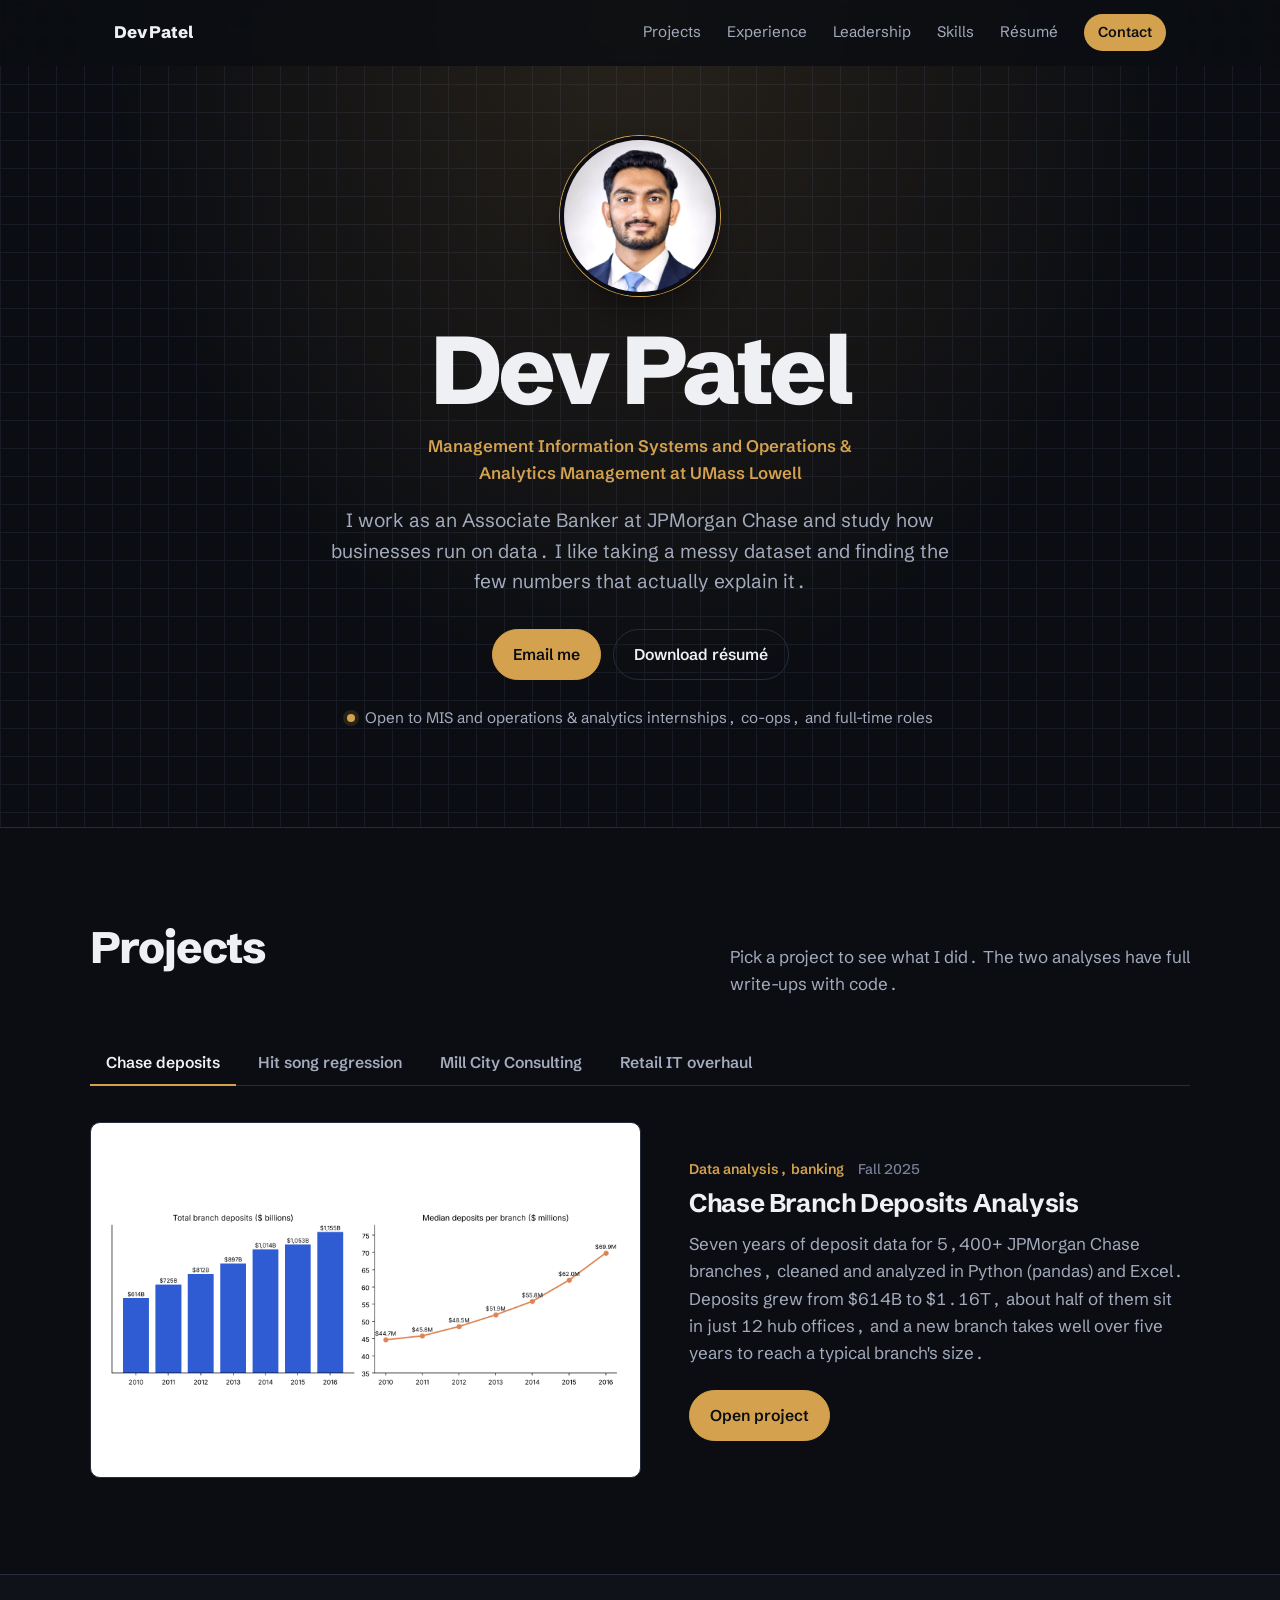
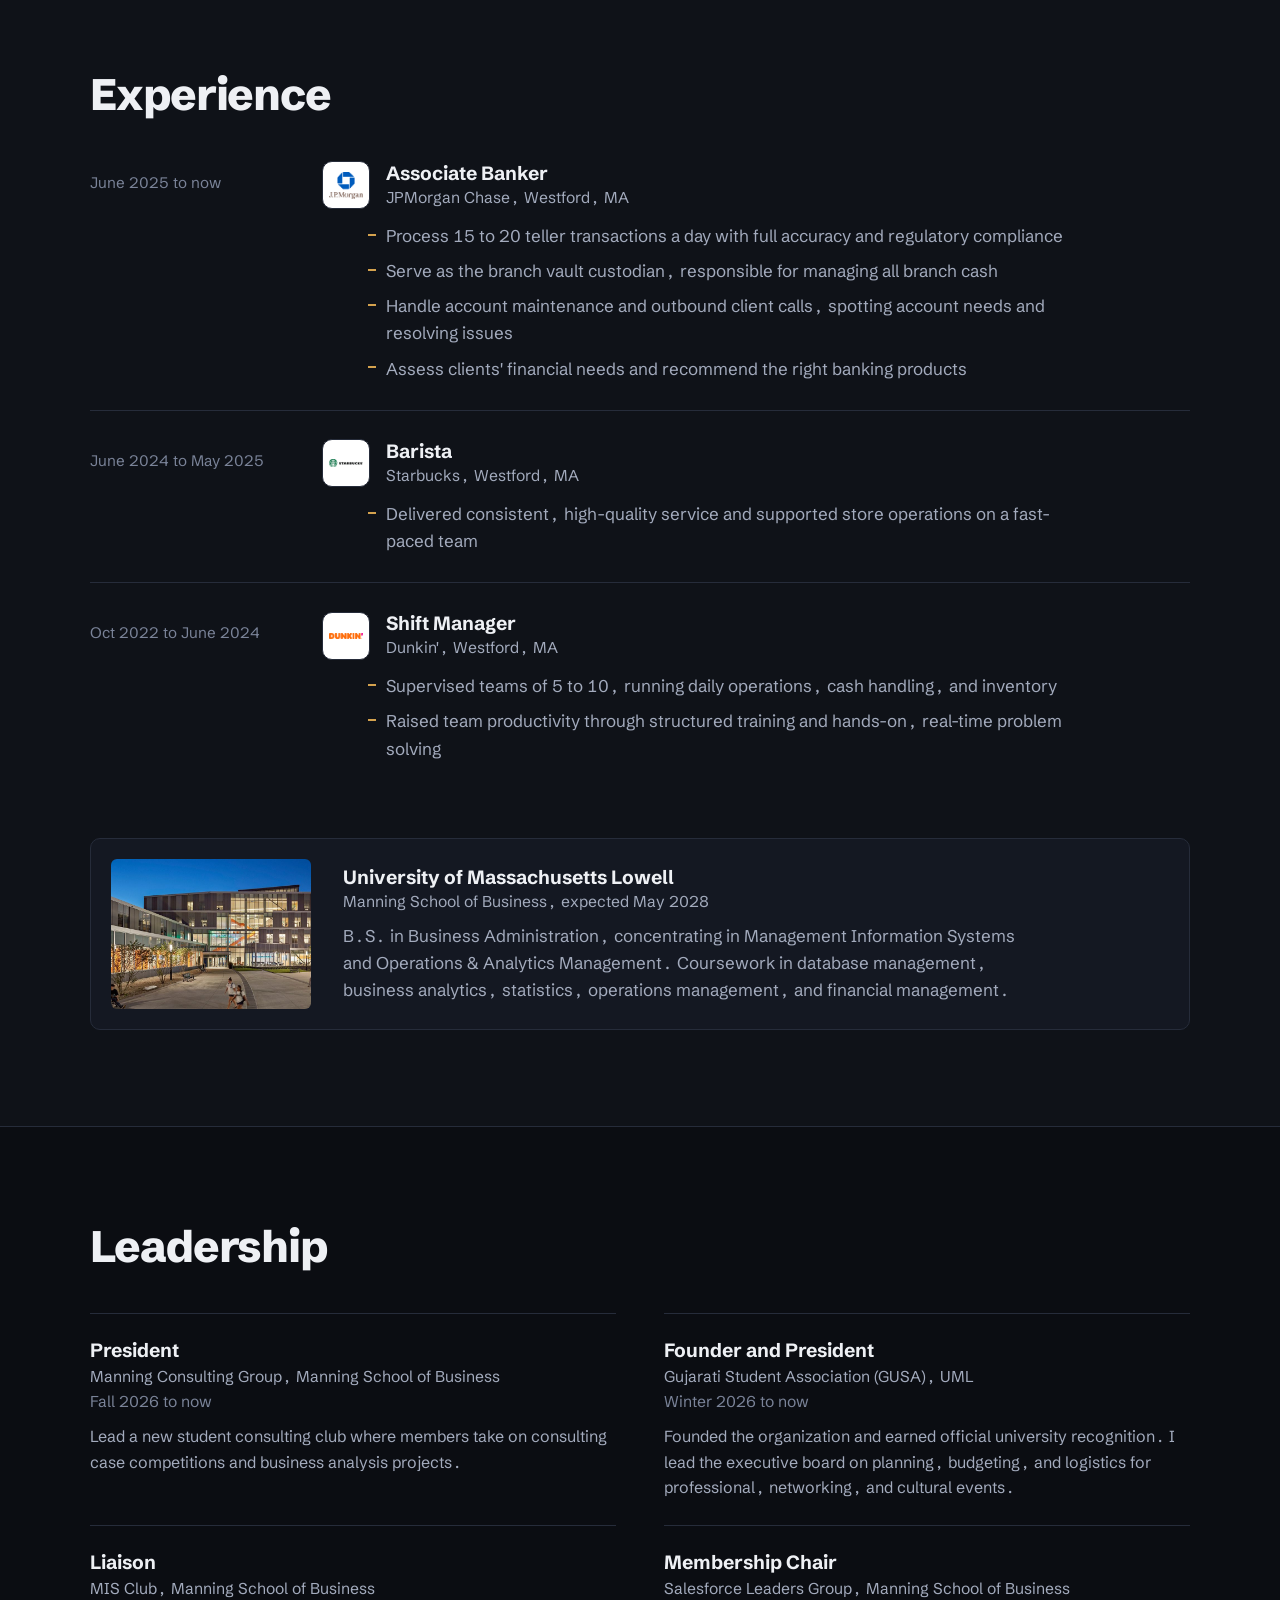
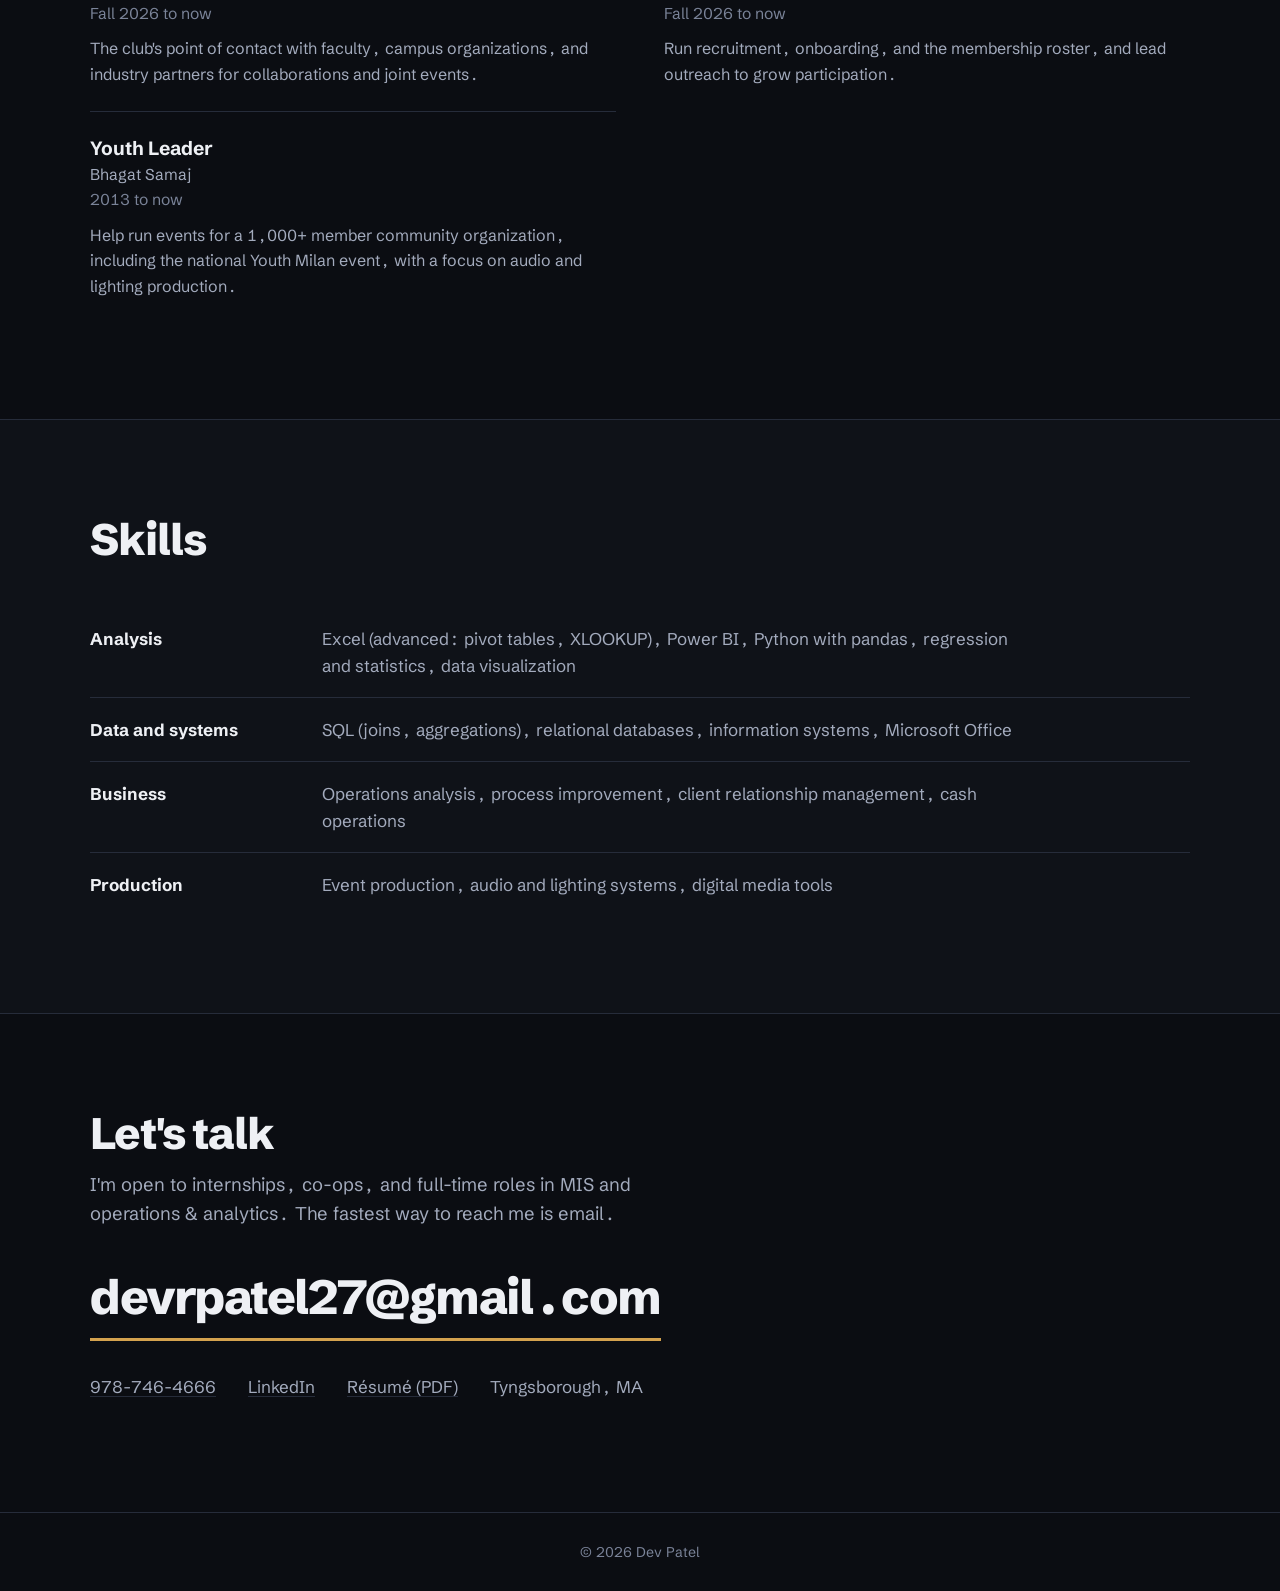
<file: index.html>
<!DOCTYPE html>
<html lang="en">
<head>
<meta charset="UTF-8">
<meta name="viewport" content="width=device-width, initial-scale=1.0">
<meta name="robots" content="noindex, nofollow">
<title>Dev Patel, Data &amp; Analytics</title>
<meta name="description" content="Dev Patel is an MIS and Operations & Analytics Management student at UMass Lowell and an Associate Banker at JPMorgan Chase, focused on data analytics.">
<link rel="icon" type="image/png" href="assets/favicon.png">
<link rel="apple-touch-icon" href="assets/apple-touch-icon.png">
<link rel="preconnect" href="https://fonts.googleapis.com">
<link rel="preconnect" href="https://fonts.gstatic.com" crossorigin>
<link href="https://fonts.googleapis.com/css2?family=Schibsted+Grotesk:ital,wght@0,400;0,500;0,600;0,700;0,800;1,400&display=swap" rel="stylesheet">
<link rel="stylesheet" href="styles.css">
</head>
<body>

<a class="skip" href="#work">Skip to content</a>

<header class="nav" id="nav">
  <div class="nav-inner">
    <a href="#top" class="nav-brand">Dev Patel</a>
    <nav class="nav-links" id="navLinks" aria-label="Main">
      <a href="#work">Projects</a>
      <a href="#experience">Experience</a>
      <a href="#leadership">Leadership</a>
      <a href="#skills">Skills</a>
      <a href="Dev_Patel_Resume.pdf">Résumé</a>
      <a href="#contact" class="nav-cta">Contact</a>
    </nav>
    <button class="nav-toggle" id="navToggle" aria-label="Open menu" aria-expanded="false" aria-controls="navLinks">
      <span></span><span></span>
    </button>
  </div>
</header>

<main>

  <section class="hero" id="top">
    <div class="hero-inner">
      <img src="assets/dev-patel.jpg" alt="Portrait of Dev Patel" class="hero-photo" width="160" height="160">
      <h1>Dev Patel</h1>
      <p class="hero-role">Management Information Systems and Operations &amp; Analytics Management at UMass Lowell</p>
      <p class="hero-lede">I work as an Associate Banker at JPMorgan Chase and study how businesses run on data. I like taking a messy dataset and finding the few numbers that actually explain it.</p>
      <div class="hero-actions">
        <a href="mailto:devrpatel27@gmail.com" class="btn btn-primary">Email me</a>
        <a href="Dev_Patel_Resume.pdf" class="btn btn-ghost" download>Download résumé</a>
      </div>
      <p class="hero-status"><span class="dot" aria-hidden="true"></span>Open to MIS and operations &amp; analytics internships, co-ops, and full-time roles</p>
    </div>
  </section>

  <section class="section" id="work">
    <div class="section-inner">
      <div class="section-head">
        <h2>Projects</h2>
        <p>Pick a project to see what I did. The two analyses have full write-ups with code.</p>
      </div>

      <div class="tabs" role="tablist" aria-label="Projects">
        <button class="tab" role="tab" id="tab-chase" aria-controls="panel-chase" aria-selected="true">Chase deposits</button>
        <button class="tab" role="tab" id="tab-music" aria-controls="panel-music" aria-selected="false" tabindex="-1">Hit song regression</button>
        <button class="tab" role="tab" id="tab-mill" aria-controls="panel-mill" aria-selected="false" tabindex="-1">Mill City Consulting</button>
        <button class="tab" role="tab" id="tab-it" aria-controls="panel-it" aria-selected="false" tabindex="-1">Retail IT overhaul</button>
      </div>

      <article class="feature panel" role="tabpanel" id="panel-chase" aria-labelledby="tab-chase" tabindex="0">
        <a class="feature-img" href="projects/chase-branch-deposits.html" tabindex="-1" aria-hidden="true">
          <img src="projects/chase-branch-deposits/fig1_growth.png" alt="">
        </a>
        <div class="feature-body">
          <p class="meta">Data analysis, banking <span>Fall 2025</span></p>
          <h3>Chase Branch Deposits Analysis</h3>
          <p>Seven years of deposit data for 5,400+ JPMorgan Chase branches, cleaned and analyzed in Python (pandas) and Excel. Deposits grew from $614B to $1.16T, about half of them sit in just 12 hub offices, and a new branch takes well over five years to reach a typical branch's size.</p>
          <a href="projects/chase-branch-deposits.html" class="btn btn-primary">Open project</a>
        </div>
      </article>

      <article class="feature panel" role="tabpanel" id="panel-music" aria-labelledby="tab-music" tabindex="0" hidden>
        <a class="feature-img" href="projects/music-regression.html" tabindex="-1" aria-hidden="true">
          <img src="projects/music-regression/fig4_std_coefficients.png" alt="">
        </a>
        <div class="feature-body">
          <p class="meta">Statistics, regression <span>Spring 2026</span></p>
          <h3>What Makes a Hit Song?</h3>
          <p>A multivariate regression on 13 Spotify and YouTube variables across about 18,000 songs to predict streaming popularity, validated with 5-fold cross validation. Cross-platform reach turned out to matter far more than how a song sounds. Voted "Fan Favorite" by peers and faculty.</p>
          <a href="projects/music-regression.html" class="btn btn-primary">Open project</a>
        </div>
      </article>

      <article class="feature panel panel-text" role="tabpanel" id="panel-mill" aria-labelledby="tab-mill" tabindex="0" hidden>
        <div class="feature-body">
          <p class="meta">Consulting <span>Fall 2026</span></p>
          <h3>Mill City Consulting</h3>
          <p>In Manning's experiential consulting course, my student team works on a real company's business problem: analyzing the client's challenge, researching options, and presenting data-driven recommendations to their stakeholders.</p>
        </div>
      </article>

      <article class="feature panel panel-text" role="tabpanel" id="panel-it" aria-labelledby="tab-it" tabindex="0" hidden>
        <div class="feature-body">
          <p class="meta">Technology <span>Spring 2024</span></p>
          <h3>IT lead, family retail store</h3>
          <p>I was the store's only tech resource. During a full renovation I chose and set up the new point-of-sale, payment, and network systems, and connected the store to digital tools that made day-to-day work faster.</p>
        </div>
      </article>
    </div>
  </section>

  <section class="section section-alt" id="experience">
    <div class="section-inner">
      <div class="section-head">
        <h2>Experience</h2>
      </div>
      <ol class="timeline">
        <li class="job">
          <p class="job-date">June 2025 to now</p>
          <div class="job-body">
            <div class="job-head">
              <span class="logo-chip"><img src="assets/jpmorgan.png" alt="" width="40" height="40"></span>
              <div>
                <h3>Associate Banker</h3>
                <p class="job-org">JPMorgan Chase, Westford, MA</p>
              </div>
            </div>
            <ul>
              <li>Process 15 to 20 teller transactions a day with full accuracy and regulatory compliance</li>
              <li>Serve as the branch vault custodian, responsible for managing all branch cash</li>
              <li>Handle account maintenance and outbound client calls, spotting account needs and resolving issues</li>
              <li>Assess clients' financial needs and recommend the right banking products</li>
            </ul>
          </div>
        </li>
        <li class="job">
          <p class="job-date">June 2024 to May 2025</p>
          <div class="job-body">
            <div class="job-head">
              <span class="logo-chip"><img src="assets/starbucks.png" alt="" width="40" height="40"></span>
              <div>
                <h3>Barista</h3>
                <p class="job-org">Starbucks, Westford, MA</p>
              </div>
            </div>
            <ul>
              <li>Delivered consistent, high-quality service and supported store operations on a fast-paced team</li>
            </ul>
          </div>
        </li>
        <li class="job">
          <p class="job-date">Oct 2022 to June 2024</p>
          <div class="job-body">
            <div class="job-head">
              <span class="logo-chip"><img src="assets/dunkin.png" alt="" width="40" height="40"></span>
              <div>
                <h3>Shift Manager</h3>
                <p class="job-org">Dunkin', Westford, MA</p>
              </div>
            </div>
            <ul>
              <li>Supervised teams of 5 to 10, running daily operations, cash handling, and inventory</li>
              <li>Raised team productivity through structured training and hands-on, real-time problem solving</li>
            </ul>
          </div>
        </li>
      </ol>

      <div class="edu">
        <img src="assets/umass-building.jpg" alt="UMass Lowell business building" class="edu-photo">
        <div>
          <h3>University of Massachusetts Lowell</h3>
          <p class="job-org">Manning School of Business, expected May 2028</p>
          <p>B.S. in Business Administration, concentrating in Management Information Systems and Operations &amp; Analytics Management. Coursework in database management, business analytics, statistics, operations management, and financial management.</p>
        </div>
      </div>
    </div>
  </section>

  <section class="section" id="leadership">
    <div class="section-inner">
      <div class="section-head">
        <h2>Leadership</h2>
      </div>
      <div class="roles">
        <article class="role">
          <h3>President</h3>
          <p class="job-org">Manning Consulting Group, Manning School of Business <span>Fall 2026 to now</span></p>
          <p>Lead a new student consulting club where members take on consulting case competitions and business analysis projects.</p>
        </article>
        <article class="role">
          <h3>Founder and President</h3>
          <p class="job-org">Gujarati Student Association (GUSA), UML <span>Winter 2026 to now</span></p>
          <p>Founded the organization and earned official university recognition. I lead the executive board on planning, budgeting, and logistics for professional, networking, and cultural events.</p>
        </article>
        <article class="role">
          <h3>Liaison</h3>
          <p class="job-org">MIS Club, Manning School of Business <span>Fall 2026 to now</span></p>
          <p>The club's point of contact with faculty, campus organizations, and industry partners for collaborations and joint events.</p>
        </article>
        <article class="role">
          <h3>Membership Chair</h3>
          <p class="job-org">Salesforce Leaders Group, Manning School of Business <span>Fall 2026 to now</span></p>
          <p>Run recruitment, onboarding, and the membership roster, and lead outreach to grow participation.</p>
        </article>
        <article class="role">
          <h3>Youth Leader</h3>
          <p class="job-org">Bhagat Samaj <span>2013 to now</span></p>
          <p>Help run events for a 1,000+ member community organization, including the national Youth Milan event, with a focus on audio and lighting production.</p>
        </article>
      </div>
    </div>
  </section>

  <section class="section section-alt" id="skills">
    <div class="section-inner">
      <div class="section-head">
        <h2>Skills</h2>
      </div>
      <dl class="skills">
        <div><dt>Analysis</dt><dd>Excel (advanced: pivot tables, XLOOKUP), Power BI, Python with pandas, regression and statistics, data visualization</dd></div>
        <div><dt>Data and systems</dt><dd>SQL (joins, aggregations), relational databases, information systems, Microsoft Office</dd></div>
        <div><dt>Business</dt><dd>Operations analysis, process improvement, client relationship management, cash operations</dd></div>
        <div><dt>Production</dt><dd>Event production, audio and lighting systems, digital media tools</dd></div>
      </dl>
    </div>
  </section>

  <section class="section contact" id="contact">
    <div class="section-inner">
      <h2>Let's talk</h2>
      <p class="contact-sub">I'm open to internships, co-ops, and full-time roles in MIS and operations &amp; analytics. The fastest way to reach me is email.</p>
      <a href="mailto:devrpatel27@gmail.com" class="contact-email">devrpatel27@gmail.com</a>
      <ul class="contact-list">
        <li><a href="tel:+19787464666">978-746-4666</a></li>
        <li><a href="https://www.linkedin.com/in/dev-patel-751b31360/" target="_blank" rel="noopener">LinkedIn</a></li>
        <li><a href="Dev_Patel_Resume.pdf" download>Résumé (PDF)</a></li>
        <li>Tyngsborough, MA</li>
      </ul>
    </div>
  </section>

</main>

<footer class="footer">
  <p>© <span id="year"></span> Dev Patel</p>
</footer>

<script src="script.js"></script>
</body>
</html>
</file>
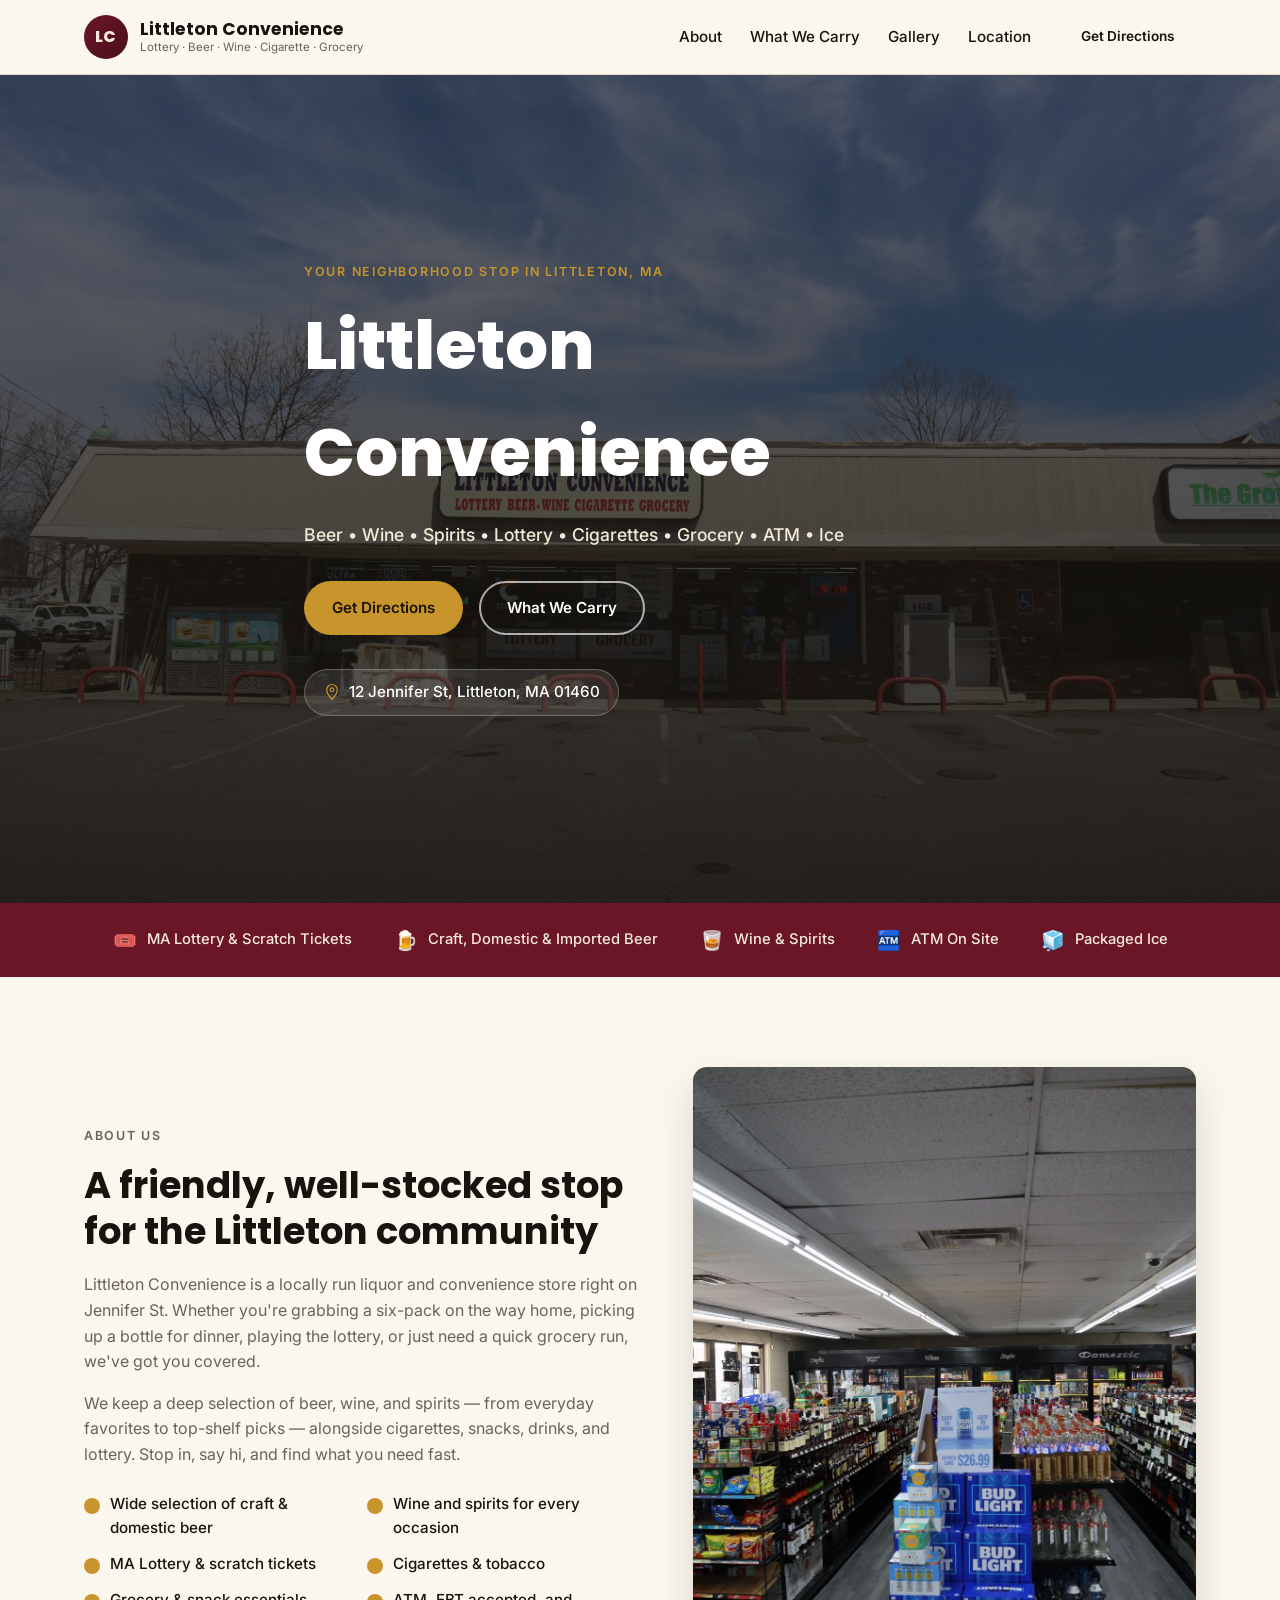
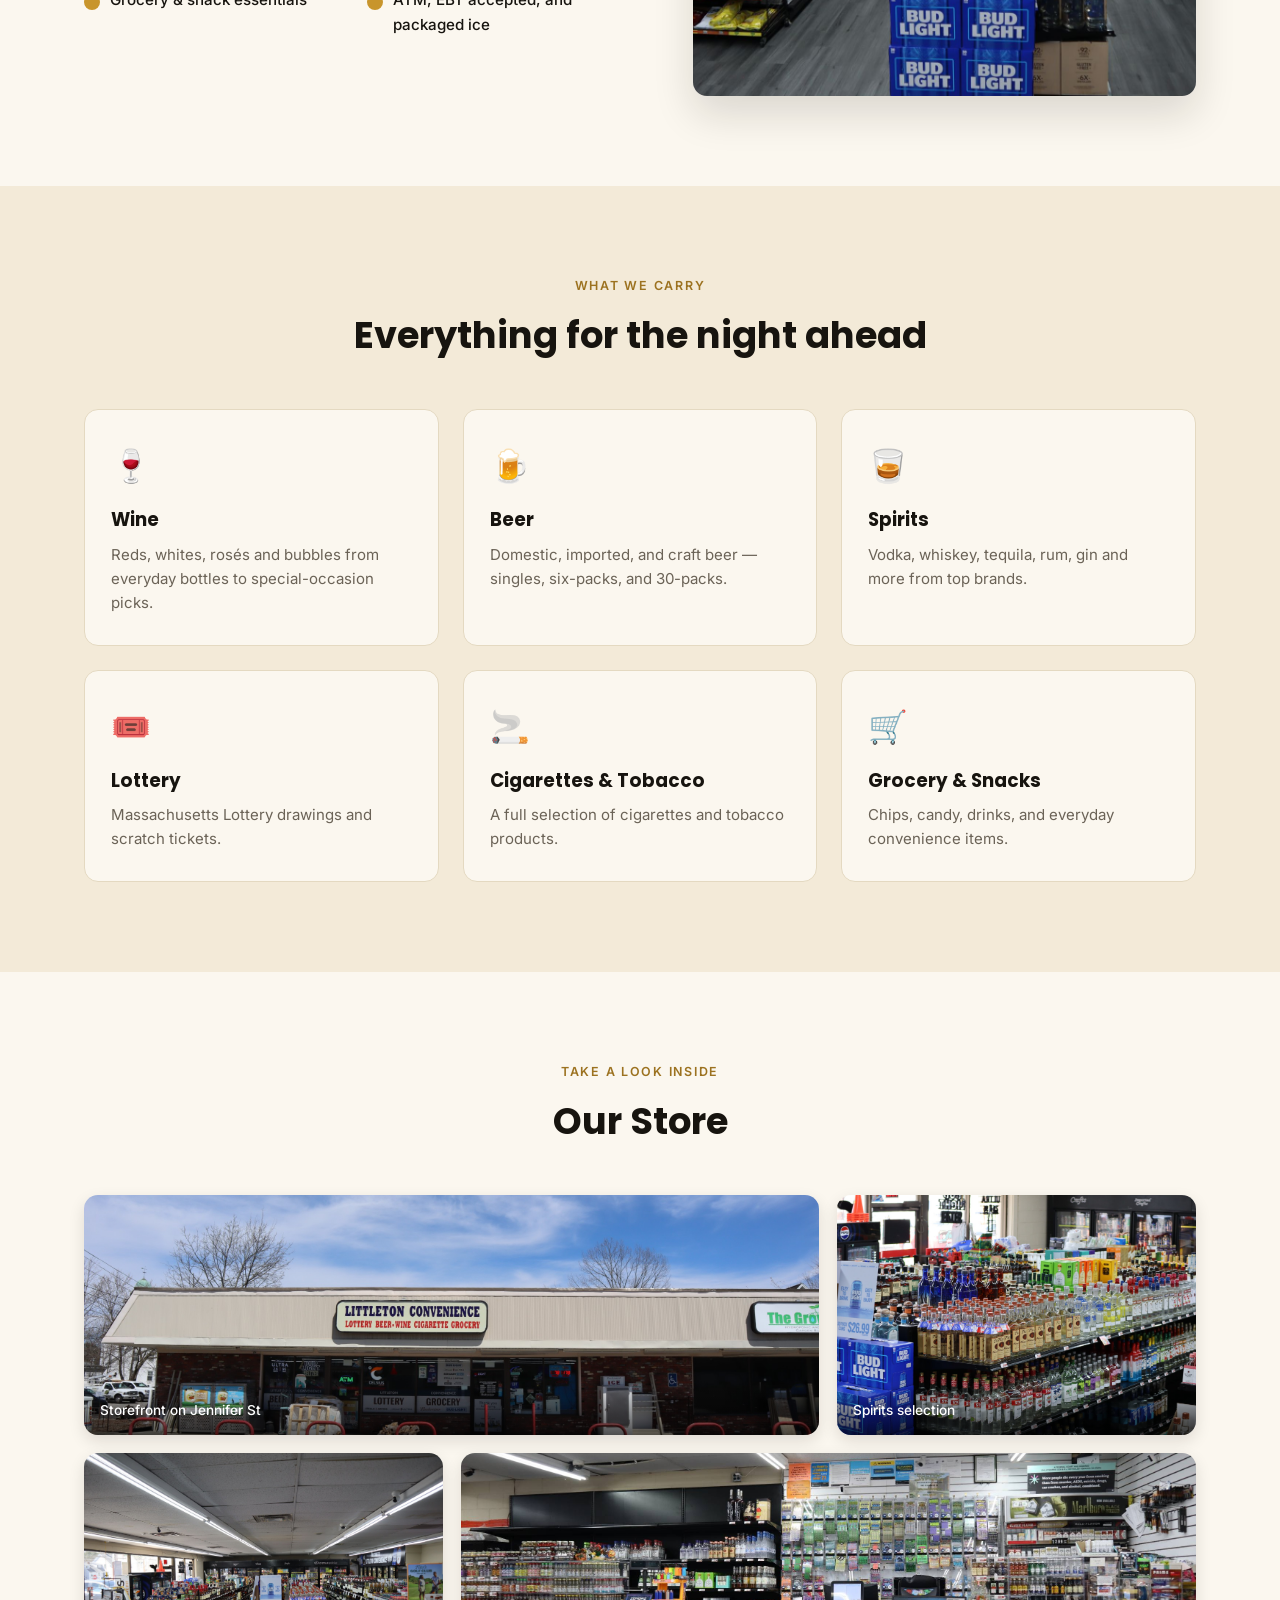
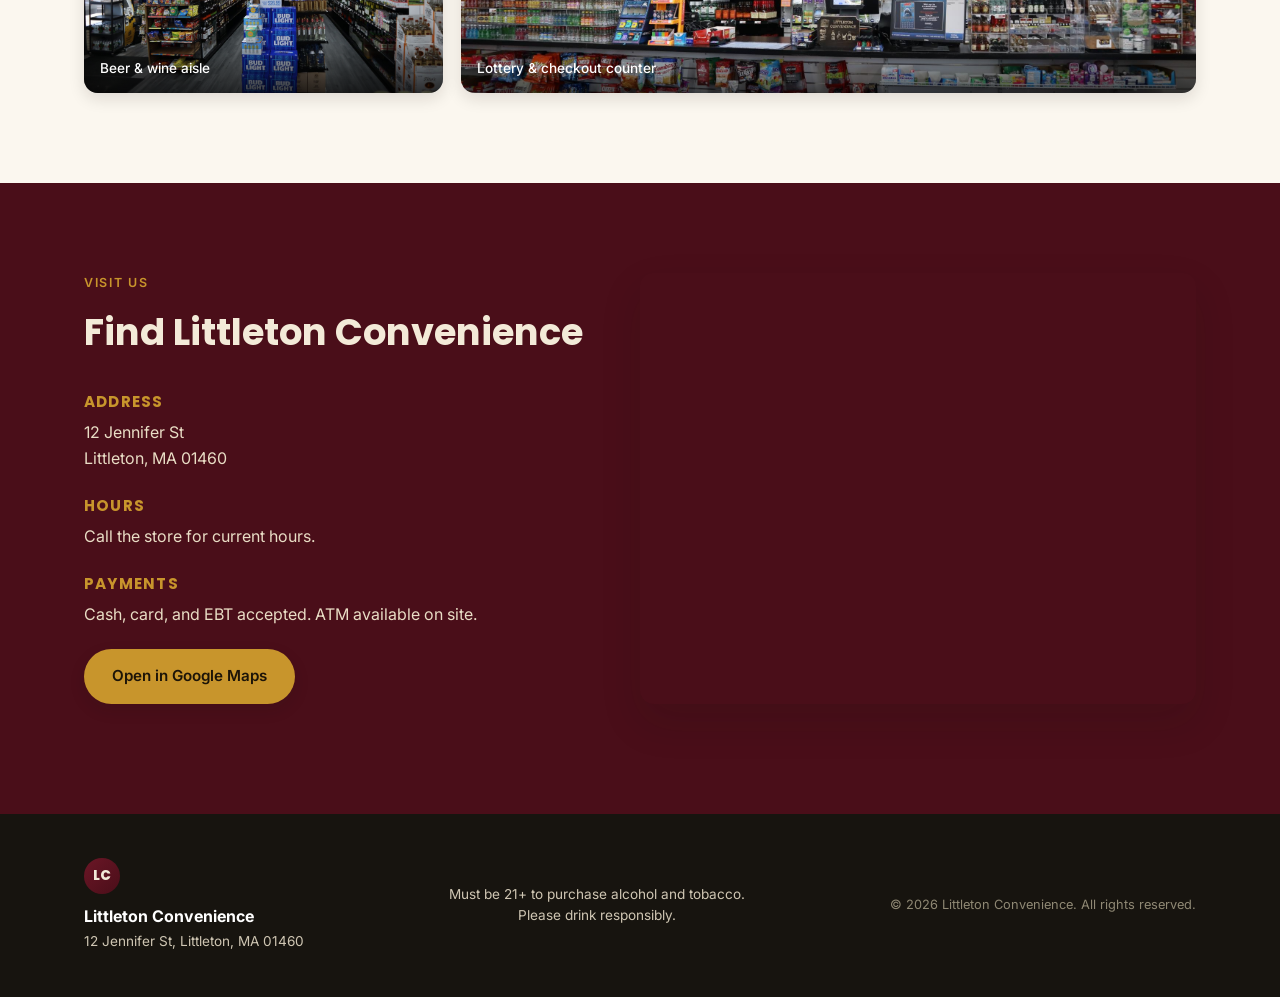
<file: littleton-convenience/index.html>
<!DOCTYPE html>
<html lang="en">
<head>
  <meta charset="UTF-8" />
  <meta name="viewport" content="width=device-width, initial-scale=1.0" />
  <title>Littleton Convenience | Beer, Wine, Spirits & Lottery in Littleton, MA</title>
  <meta name="description" content="Littleton Convenience is a local liquor store in Littleton, MA offering beer, wine, spirits, lottery, cigarettes, and grocery essentials. Located at 12 Jennifer St." />
  <link rel="icon" href="data:,">
  <link rel="preconnect" href="https://fonts.googleapis.com">
  <link rel="preconnect" href="https://fonts.gstatic.com" crossorigin>
  <link href="https://fonts.googleapis.com/css2?family=Poppins:wght@600;700;800&family=Inter:wght@400;500;600&display=swap" rel="stylesheet">
  <link rel="stylesheet" href="styles.css" />
</head>
<body>
  <header class="site-header" id="top">
    <div class="container header-inner">
      <a class="brand" href="#top">
        <span class="brand-mark">LC</span>
        <span class="brand-text">
          <span class="brand-name">Littleton Convenience</span>
          <span class="brand-tag">Lottery &middot; Beer &middot; Wine &middot; Cigarette &middot; Grocery</span>
        </span>
      </a>
      <button class="nav-toggle" id="navToggle" aria-label="Toggle navigation" aria-expanded="false">
        <span></span><span></span><span></span>
      </button>
      <nav class="site-nav" id="siteNav">
        <a href="#about">About</a>
        <a href="#shop">What We Carry</a>
        <a href="#gallery">Gallery</a>
        <a href="#location">Location</a>
        <a href="#top" class="btn btn-small">Get Directions</a>
      </nav>
    </div>
  </header>

  <main>
    <section class="hero">
      <div class="hero-media">
        <img src="images/storefront.jpg" alt="Littleton Convenience storefront with Lottery, Beer, Wine, Cigarette and Grocery signage" />
        <div class="hero-overlay"></div>
      </div>
      <div class="container hero-content">
        <p class="eyebrow">Your Neighborhood Stop in Littleton, MA</p>
        <h1>Littleton Convenience</h1>
        <p class="hero-sub">Beer &bull; Wine &bull; Spirits &bull; Lottery &bull; Cigarettes &bull; Grocery &bull; ATM &bull; Ice</p>
        <div class="hero-actions">
          <a class="btn btn-primary" href="https://www.google.com/maps/search/?api=1&query=12+Jennifer+St+Littleton+MA+01460" target="_blank" rel="noopener">Get Directions</a>
          <a class="btn btn-outline" href="#shop">What We Carry</a>
        </div>
        <div class="hero-address">
          <svg viewBox="0 0 24 24" fill="none" xmlns="http://www.w3.org/2000/svg" aria-hidden="true">
            <path d="M12 22s7-7.58 7-13A7 7 0 0 0 5 9c0 5.42 7 13 7 13Z" stroke="currentColor" stroke-width="1.6"/>
            <circle cx="12" cy="9" r="2.5" stroke="currentColor" stroke-width="1.6"/>
          </svg>
          12 Jennifer St, Littleton, MA 01460
        </div>
      </div>
    </section>

    <section class="strip">
      <div class="container strip-inner">
        <div class="strip-item">
          <span class="strip-icon">🎟️</span>
          <span>MA Lottery &amp; Scratch Tickets</span>
        </div>
        <div class="strip-item">
          <span class="strip-icon">🍺</span>
          <span>Craft, Domestic &amp; Imported Beer</span>
        </div>
        <div class="strip-item">
          <span class="strip-icon">🥃</span>
          <span>Wine &amp; Spirits</span>
        </div>
        <div class="strip-item">
          <span class="strip-icon">🏧</span>
          <span>ATM On Site</span>
        </div>
        <div class="strip-item">
          <span class="strip-icon">🧊</span>
          <span>Packaged Ice</span>
        </div>
      </div>
    </section>

    <section id="about" class="about">
      <div class="container about-grid">
        <div class="about-copy">
          <p class="eyebrow">About Us</p>
          <h2>A friendly, well-stocked stop for the Littleton community</h2>
          <p>Littleton Convenience is a locally run liquor and convenience store right on Jennifer St. Whether you're grabbing a six-pack on the way home, picking up a bottle for dinner, playing the lottery, or just need a quick grocery run, we've got you covered.</p>
          <p>We keep a deep selection of beer, wine, and spirits &mdash; from everyday favorites to top-shelf picks &mdash; alongside cigarettes, snacks, drinks, and lottery. Stop in, say hi, and find what you need fast.</p>
          <ul class="about-list">
            <li>Wide selection of craft &amp; domestic beer</li>
            <li>Wine and spirits for every occasion</li>
            <li>MA Lottery &amp; scratch tickets</li>
            <li>Cigarettes &amp; tobacco</li>
            <li>Grocery &amp; snack essentials</li>
            <li>ATM, EBT accepted, and packaged ice</li>
          </ul>
        </div>
        <div class="about-media">
          <img src="images/interior-aisle.jpg" alt="Inside Littleton Convenience showing aisles of beer, wine, and spirits" />
        </div>
      </div>
    </section>

    <section id="shop" class="shop">
      <div class="container">
        <p class="eyebrow center">What We Carry</p>
        <h2 class="center">Everything for the night ahead</h2>
        <div class="shop-grid">
          <div class="shop-card">
            <span class="shop-icon">🍷</span>
            <h3>Wine</h3>
            <p>Reds, whites, ros&eacute;s and bubbles from everyday bottles to special-occasion picks.</p>
          </div>
          <div class="shop-card">
            <span class="shop-icon">🍺</span>
            <h3>Beer</h3>
            <p>Domestic, imported, and craft beer &mdash; singles, six-packs, and 30-packs.</p>
          </div>
          <div class="shop-card">
            <span class="shop-icon">🥃</span>
            <h3>Spirits</h3>
            <p>Vodka, whiskey, tequila, rum, gin and more from top brands.</p>
          </div>
          <div class="shop-card">
            <span class="shop-icon">🎟️</span>
            <h3>Lottery</h3>
            <p>Massachusetts Lottery drawings and scratch tickets.</p>
          </div>
          <div class="shop-card">
            <span class="shop-icon">🚬</span>
            <h3>Cigarettes &amp; Tobacco</h3>
            <p>A full selection of cigarettes and tobacco products.</p>
          </div>
          <div class="shop-card">
            <span class="shop-icon">🛒</span>
            <h3>Grocery &amp; Snacks</h3>
            <p>Chips, candy, drinks, and everyday convenience items.</p>
          </div>
        </div>
      </div>
    </section>

    <section id="gallery" class="gallery">
      <div class="container">
        <p class="eyebrow center">Take a Look Inside</p>
        <h2 class="center">Our Store</h2>
        <div class="gallery-grid">
          <figure class="gallery-item span-2">
            <img src="images/storefront.jpg" alt="Littleton Convenience storefront and parking lot" loading="lazy" />
            <figcaption>Storefront on Jennifer St</figcaption>
          </figure>
          <figure class="gallery-item">
            <img src="images/spirits-shelf.jpg" alt="Shelves of vodka, whiskey and tequila" loading="lazy" />
            <figcaption>Spirits selection</figcaption>
          </figure>
          <figure class="gallery-item">
            <img src="images/interior-aisle.jpg" alt="Beer and wine aisle inside the store" loading="lazy" />
            <figcaption>Beer &amp; wine aisle</figcaption>
          </figure>
          <figure class="gallery-item span-2">
            <img src="images/counter.jpg" alt="Checkout counter with lottery tickets, snacks and cigarettes" loading="lazy" />
            <figcaption>Lottery &amp; checkout counter</figcaption>
          </figure>
        </div>
      </div>
    </section>

    <section id="location" class="location">
      <div class="container location-grid">
        <div class="location-info">
          <p class="eyebrow">Visit Us</p>
          <h2>Find Littleton Convenience</h2>
          <div class="info-block">
            <h3>Address</h3>
            <p>12 Jennifer St<br />Littleton, MA 01460</p>
          </div>
          <div class="info-block">
            <h3>Hours</h3>
            <p>Call the store for current hours.</p>
          </div>
          <div class="info-block">
            <h3>Payments</h3>
            <p>Cash, card, and EBT accepted. ATM available on site.</p>
          </div>
          <a class="btn btn-primary" href="https://www.google.com/maps/search/?api=1&query=12+Jennifer+St+Littleton+MA+01460" target="_blank" rel="noopener">Open in Google Maps</a>
        </div>
        <div class="location-map">
          <iframe
            title="Map to Littleton Convenience, 12 Jennifer St, Littleton, MA"
            src="https://www.google.com/maps?q=12+Jennifer+St,+Littleton,+MA+01460&output=embed"
            loading="lazy"
            referrerpolicy="no-referrer-when-downgrade">
          </iframe>
        </div>
      </div>
    </section>
  </main>

  <footer class="site-footer">
    <div class="container footer-inner">
      <div>
        <span class="brand-mark small">LC</span>
        <p class="footer-name">Littleton Convenience</p>
        <p class="footer-address">12 Jennifer St, Littleton, MA 01460</p>
      </div>
      <p class="footer-note">Must be 21+ to purchase alcohol and tobacco. Please drink responsibly.</p>
      <p class="footer-copy">&copy; <span id="year"></span> Littleton Convenience. All rights reserved.</p>
    </div>
  </footer>

  <script src="script.js"></script>
</body>
</html>
</file>
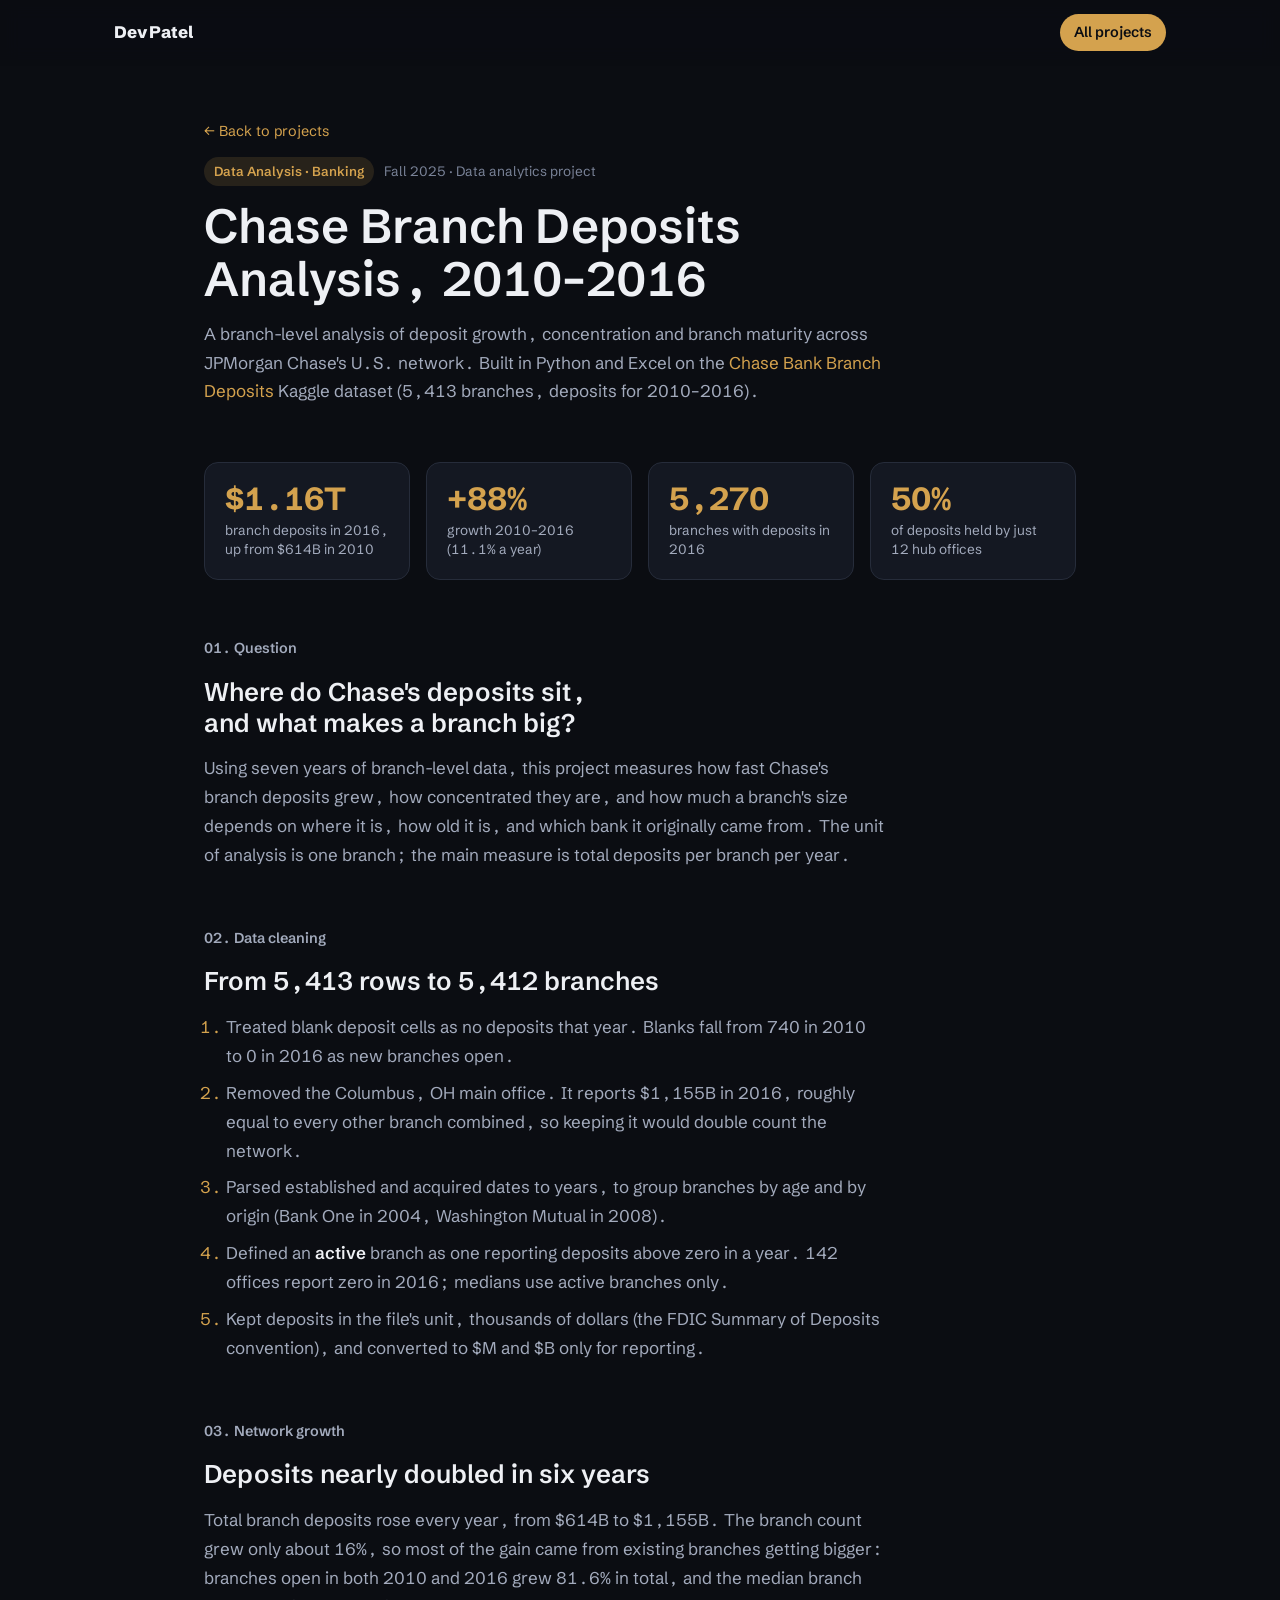
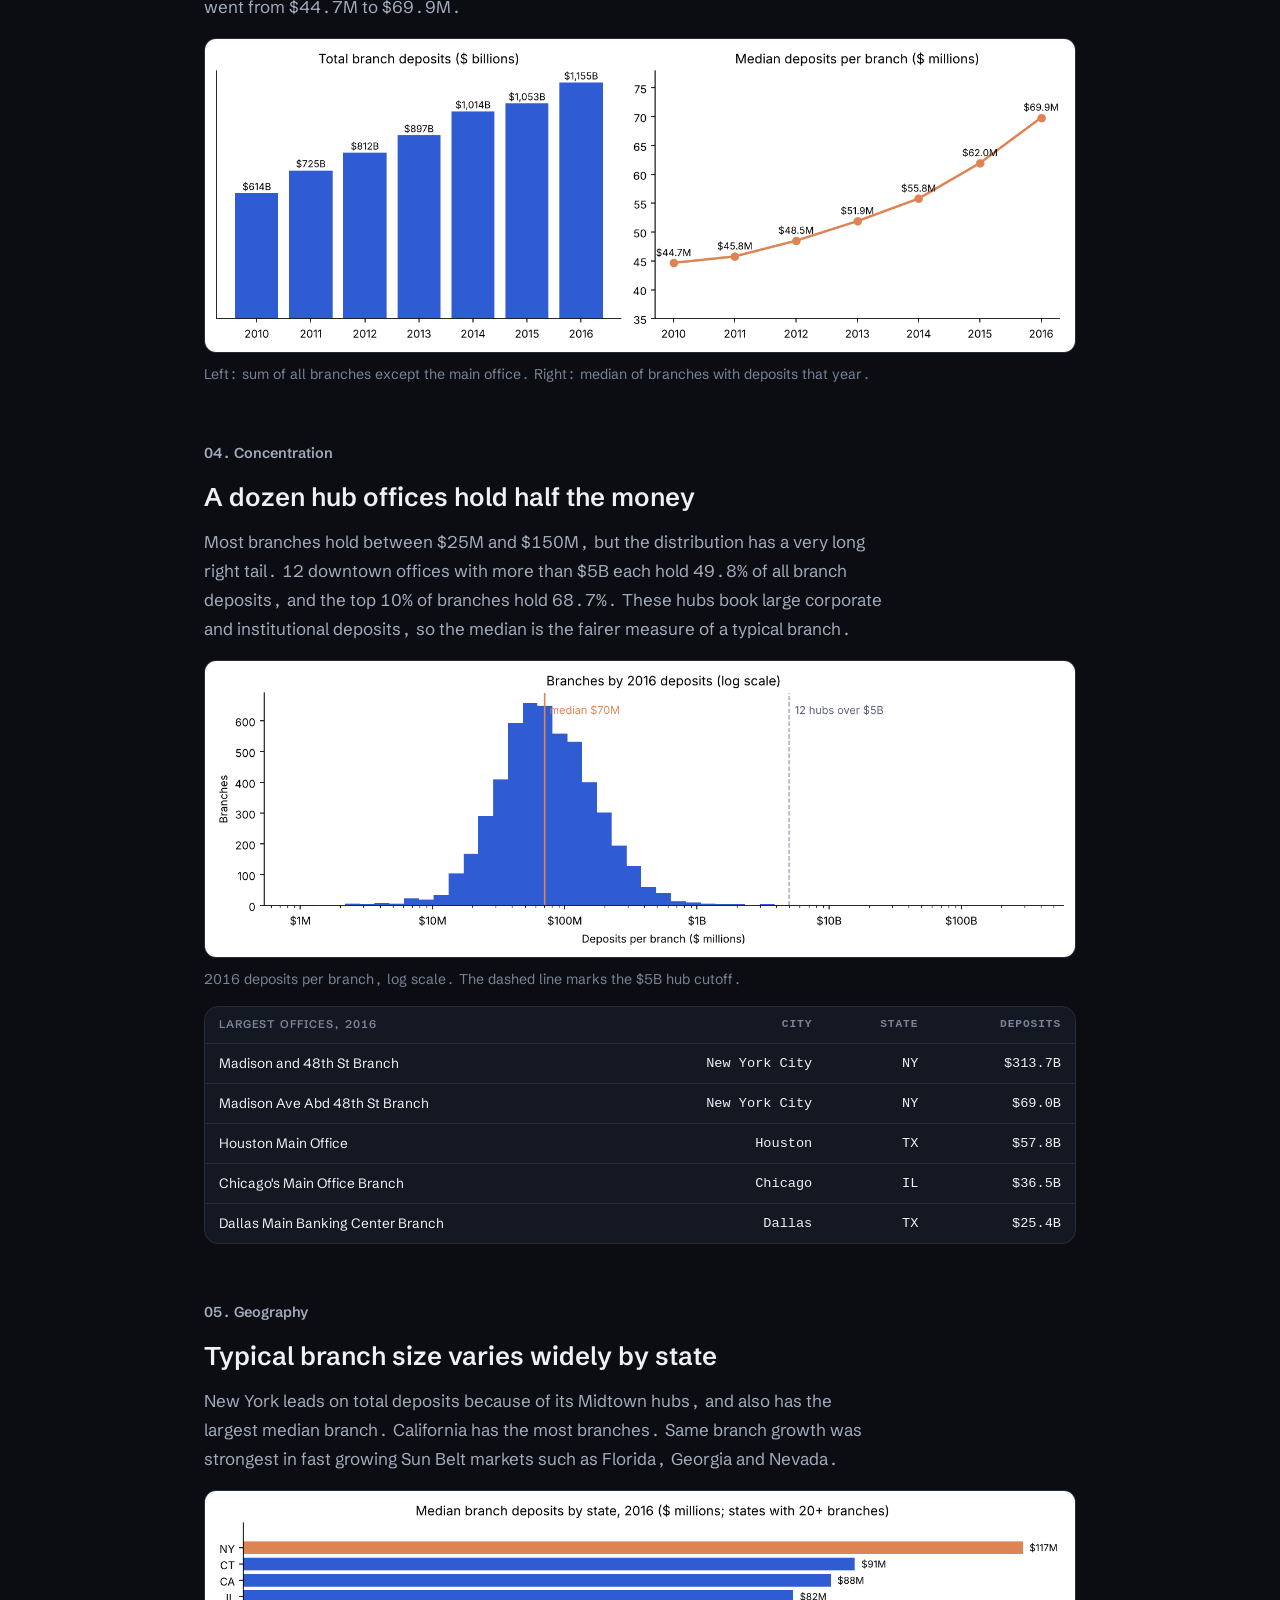
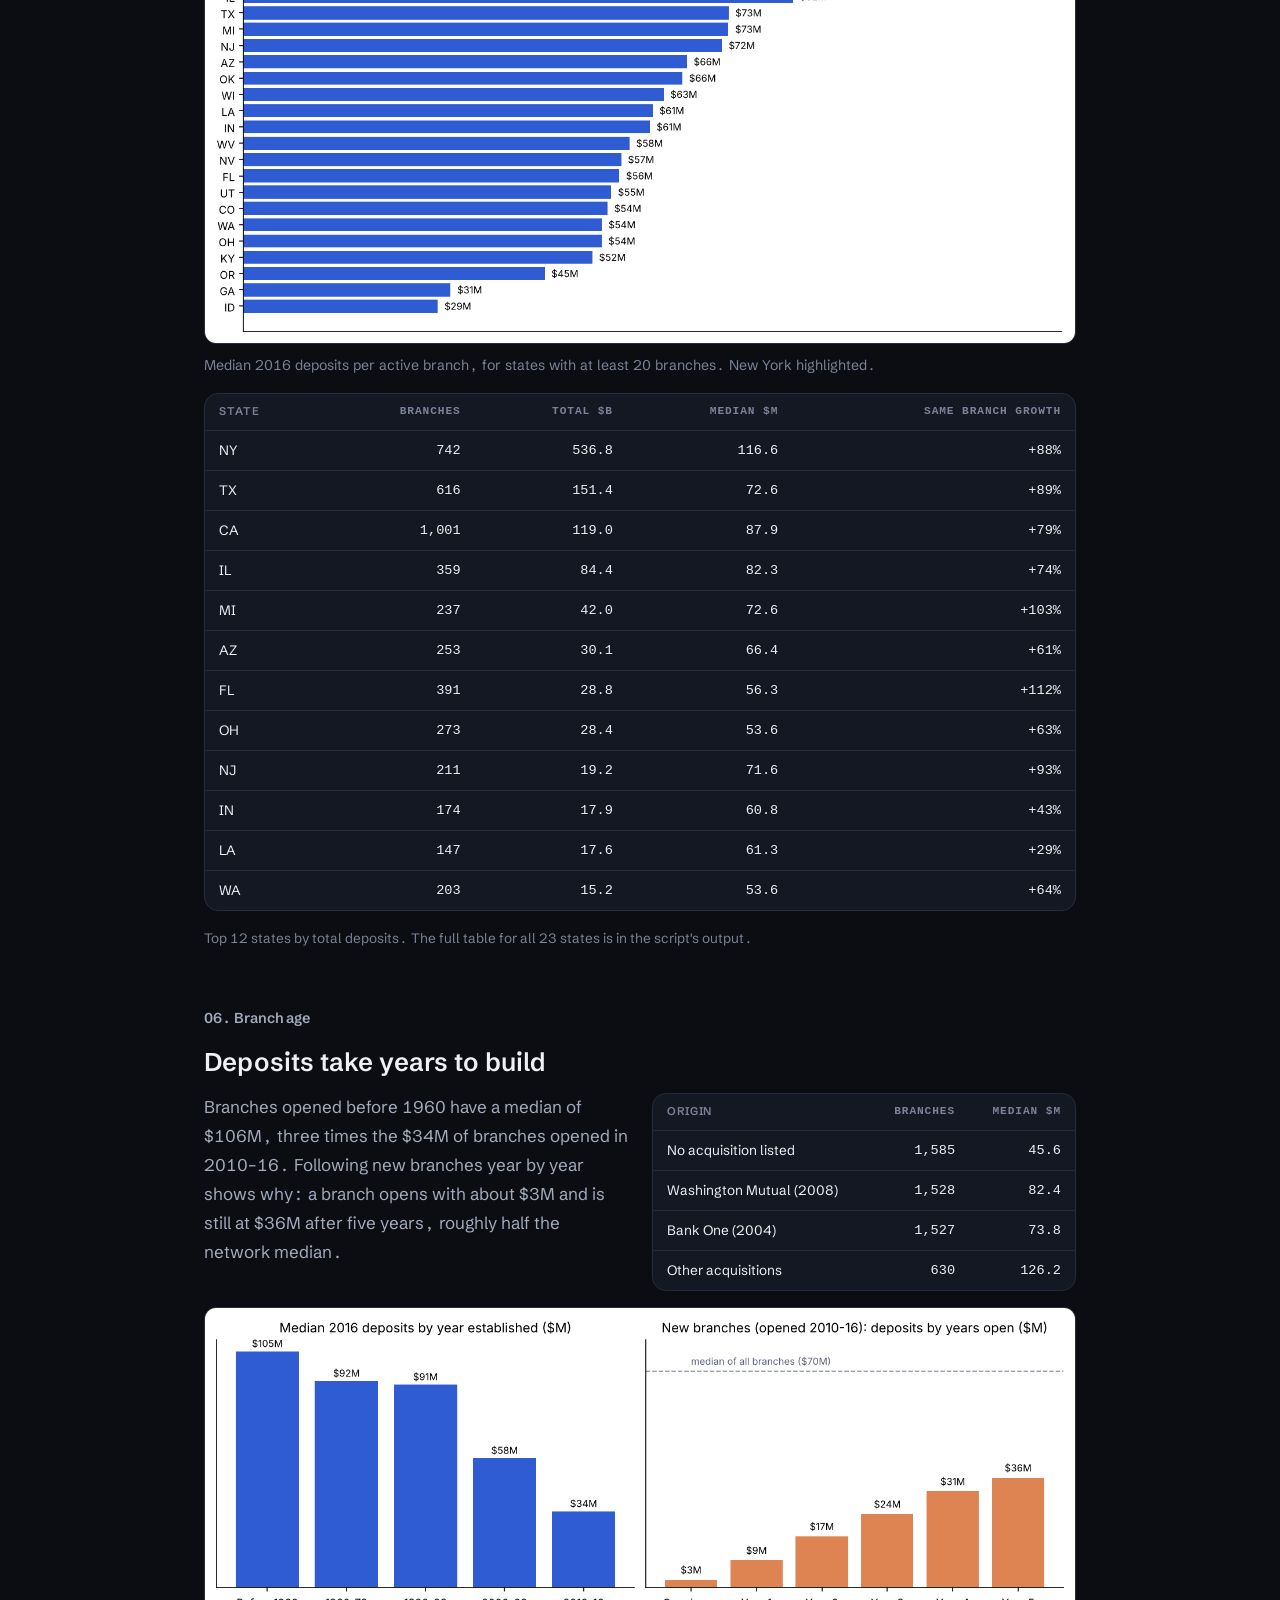
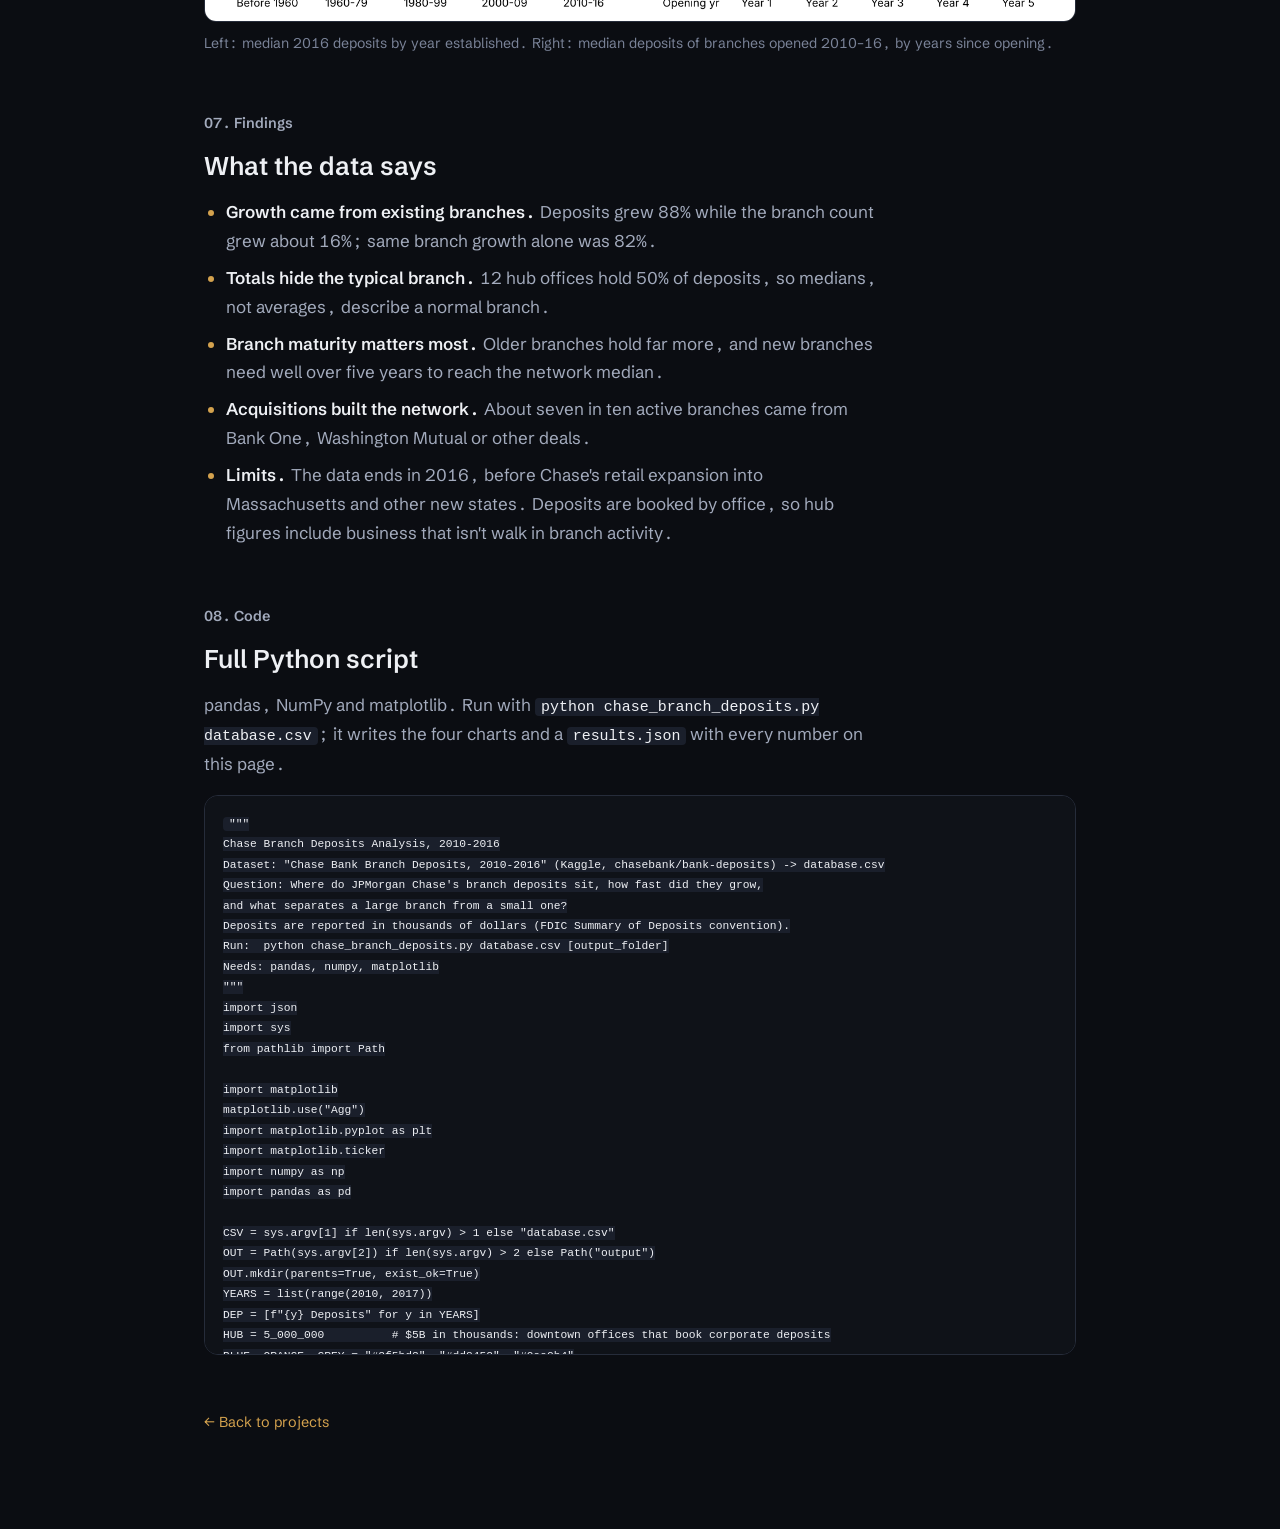
<file: projects/chase-branch-deposits.html>
<!DOCTYPE html>
<html lang="en">
<head>
<meta charset="UTF-8">
<meta name="viewport" content="width=device-width, initial-scale=1.0">
<meta name="robots" content="noindex, nofollow">
<title>Chase Branch Deposits Analysis | Dev Patel</title>
<meta name="description" content="Branch-level analysis of JPMorgan Chase deposits, 2010–2016: growth, concentration, geography and branch age, with charts and full Python code.">
<link rel="icon" type="image/png" href="../assets/favicon.png">
<link rel="apple-touch-icon" href="../assets/apple-touch-icon.png">
<link rel="preconnect" href="https://fonts.googleapis.com">
<link rel="preconnect" href="https://fonts.gstatic.com" crossorigin>
<link href="https://fonts.googleapis.com/css2?family=Schibsted+Grotesk:ital,wght@0,400;0,500;0,600;0,700;0,800;1,400&display=swap" rel="stylesheet">
<link rel="stylesheet" href="../styles.css">
<style>
.cs { max-width: 920px; margin: 0 auto; padding: 120px 24px 96px; display: grid; gap: 56px; }
.cs section { display: grid; gap: 16px; min-width: 0; }
.cs .prose { max-width: 68ch; }
.cs h1 { font-family: var(--serif); font-size: clamp(2rem, 5vw, 3rem); line-height: 1.1; font-weight: 600; text-wrap: balance; }
.cs h2 { font-family: var(--serif); font-size: 1.6rem; line-height: 1.2; font-weight: 600; text-wrap: balance; }
.cs p, .cs li { color: var(--text-dim); line-height: 1.7; }
.cs p b, .cs li b { color: var(--text); font-weight: 600; }
.cs code { font-family: ui-monospace, Menlo, monospace; font-size: .88em; color: var(--text); background: var(--surface-2); padding: 1px 6px; border-radius: 4px; }
.cs ol, .cs ul.dots { display: grid; gap: 8px; padding-left: 1.3em; }
.cs ol { list-style: decimal; }
.cs ul.dots { list-style: disc; }
.cs ol li::marker, .cs ul.dots li::marker { color: var(--accent); }
.back { color: var(--accent); font-size: .9rem; }
.back:hover { text-decoration: underline; }
.cs-head { display: grid; gap: 14px; }
.cs-meta { display: flex; flex-wrap: wrap; gap: 10px; align-items: center; }
.cs-meta .project-date { font-size: .85rem; }
.stats { display: grid; grid-template-columns: repeat(auto-fit, minmax(180px, 1fr)); gap: 16px; }
.stat { background: var(--surface); border: 1px solid var(--border); border-radius: 14px; padding: 20px; display: grid; gap: 6px; }
.stat b { font-family: var(--serif); font-size: 2rem; line-height: 1; color: var(--accent); font-variant-numeric: tabular-nums; }
.stat span { font-size: .85rem; color: var(--text-dim); line-height: 1.4; }
.fig { display: grid; gap: 10px; margin: 0; }
.fig img { background: #fff; border-radius: 12px; border: 1px solid var(--border); width: 100%; }
.fig figcaption { font-size: .88rem; color: var(--text-faint); }
.tbl { overflow-x: auto; background: var(--surface); border: 1px solid var(--border); border-radius: 14px; }
.tbl table { border-collapse: collapse; width: 100%; font: .85rem/1.4 ui-monospace, Menlo, monospace; font-variant-numeric: tabular-nums; }
.tbl th, .tbl td { padding: 10px 14px; text-align: right; white-space: nowrap; border-bottom: 1px solid var(--border); color: var(--text); }
.tbl th:first-child, .tbl td:first-child { text-align: left; font-family: var(--sans); }
.tbl th { font-size: .7rem; letter-spacing: .08em; text-transform: uppercase; color: var(--text-faint); font-weight: 600; }
.tbl tr:last-child td { border-bottom: 0; }
.tbl tr.ns td { color: var(--text-faint); }
.st { color: var(--accent); margin-left: 2px; }
.small { font-size: .85rem; color: var(--text-faint) !important; }
.two { display: grid; grid-template-columns: repeat(auto-fit, minmax(280px, 1fr)); gap: 24px; align-items: start; }
.two > * { min-width: 0; }
.cs pre { margin: 0; background: var(--bg-alt); border: 1px solid var(--border); border-radius: 14px; padding: 18px; overflow: auto; max-height: 560px; font: .8rem/1.6 ui-monospace, Menlo, monospace; color: var(--text); }
</style>
</head>
<body>
<div class="noise"></div>
<header class="nav">
  <div class="nav-inner">
    <a href="../index.html" class="nav-brand">Dev Patel</a>
    <a href="../index.html#projects" class="nav-cta">All projects</a>
  </div>
</header>

<main class="cs">
  <div class="cs-head">
    <a class="back" href="../index.html#projects">← Back to projects</a>
    <div class="cs-meta"><span class="project-tag">Data Analysis · Banking</span><span class="project-date">Fall 2025 · Data analytics project</span></div>
    <h1>Chase Branch Deposits Analysis, 2010–2016</h1>
    <p class="prose">A branch-level analysis of deposit growth, concentration and branch maturity across JPMorgan Chase's U.S. network. Built in Python and Excel on the <a href="https://www.kaggle.com/datasets/chasebank/bank-deposits" target="_blank" rel="noopener" style="color:var(--accent)">Chase Bank Branch Deposits</a> Kaggle dataset (5,413 branches, deposits for 2010–2016).</p>
  </div>

  <div class="stats">
    <div class="stat"><b>$1.16T</b><span>branch deposits in 2016, up from $614B in 2010</span></div>
    <div class="stat"><b>+88%</b><span>growth 2010–2016 (11.1% a year)</span></div>
    <div class="stat"><b>5,270</b><span>branches with deposits in 2016</span></div>
    <div class="stat"><b>50%</b><span>of deposits held by just 12 hub offices</span></div>
  </div>

  <section class="prose">
    <p class="kicker">01. Question</p>
    <h2>Where do Chase's deposits sit, and what makes a branch big?</h2>
    <p>Using seven years of branch-level data, this project measures how fast Chase's branch deposits grew, how concentrated they are, and how much a branch's size depends on where it is, how old it is, and which bank it originally came from. The unit of analysis is one branch; the main measure is total deposits per branch per year.</p>
  </section>

  <section>
    <p class="kicker">02. Data cleaning</p>
    <h2>From 5,413 rows to 5,412 branches</h2>
    <ol class="prose">
      <li>Treated blank deposit cells as no deposits that year. Blanks fall from 740 in 2010 to 0 in 2016 as new branches open.</li>
      <li>Removed the Columbus, OH main office. It reports $1,155B in 2016, roughly equal to every other branch combined, so keeping it would double count the network.</li>
      <li>Parsed established and acquired dates to years, to group branches by age and by origin (Bank One in 2004, Washington Mutual in 2008).</li>
      <li>Defined an <b>active</b> branch as one reporting deposits above zero in a year. 142 offices report zero in 2016; medians use active branches only.</li>
      <li>Kept deposits in the file's unit, thousands of dollars (the FDIC Summary of Deposits convention), and converted to $M and $B only for reporting.</li>
    </ol>
  </section>

  <section>
    <p class="kicker">03. Network growth</p>
    <h2>Deposits nearly doubled in six years</h2>
    <p class="prose">Total branch deposits rose every year, from $614B to $1,155B. The branch count grew only about 16%, so most of the gain came from existing branches getting bigger: branches open in both 2010 and 2016 grew 81.6% in total, and the median branch went from $44.7M to $69.9M.</p>
    <figure class="fig"><img src="chase-branch-deposits/fig1_growth.png" alt="Bar chart of total branch deposits by year and line chart of median deposits per branch" loading="lazy">
      <figcaption>Left: sum of all branches except the main office. Right: median of branches with deposits that year.</figcaption></figure>
  </section>

  <section>
    <p class="kicker">04. Concentration</p>
    <h2>A dozen hub offices hold half the money</h2>
    <p class="prose">Most branches hold between $25M and $150M, but the distribution has a very long right tail. 12 downtown offices with more than $5B each hold 49.8% of all branch deposits, and the top 10% of branches hold 68.7%. These hubs book large corporate and institutional deposits, so the median is the fairer measure of a typical branch.</p>
    <figure class="fig"><img src="chase-branch-deposits/fig2_distribution.png" alt="Histogram of 2016 deposits per branch on a log scale" loading="lazy">
      <figcaption>2016 deposits per branch, log scale. The dashed line marks the $5B hub cutoff.</figcaption></figure>
    <div class="tbl"><table>
      <thead><tr><th>Largest offices, 2016</th><th>City</th><th>State</th><th>Deposits</th></tr></thead>
      <tbody>
<tr><td>Madison and 48th St Branch</td><td>New York City</td><td>NY</td><td>$313.7B</td></tr>
<tr><td>Madison Ave Abd 48th St Branch</td><td>New York City</td><td>NY</td><td>$69.0B</td></tr>
<tr><td>Houston Main Office</td><td>Houston</td><td>TX</td><td>$57.8B</td></tr>
<tr><td>Chicago&#x27;s Main Office Branch</td><td>Chicago</td><td>IL</td><td>$36.5B</td></tr>
<tr><td>Dallas Main Banking Center Branch</td><td>Dallas</td><td>TX</td><td>$25.4B</td></tr>
      </tbody>
    </table></div>
  </section>

  <section>
    <p class="kicker">05. Geography</p>
    <h2>Typical branch size varies widely by state</h2>
    <p class="prose">New York leads on total deposits because of its Midtown hubs, and also has the largest median branch. California has the most branches. Same branch growth was strongest in fast growing Sun Belt markets such as Florida, Georgia and Nevada.</p>
    <figure class="fig"><img src="chase-branch-deposits/fig3_states.png" alt="Horizontal bar chart of median branch deposits by state" loading="lazy">
      <figcaption>Median 2016 deposits per active branch, for states with at least 20 branches. New York highlighted.</figcaption></figure>
    <div class="tbl"><table>
      <thead><tr><th>State</th><th>Branches</th><th>Total $B</th><th>Median $M</th><th>Same branch growth</th></tr></thead>
      <tbody>
<tr><td>NY</td><td>742</td><td>536.8</td><td>116.6</td><td>+88%</td></tr>
<tr><td>TX</td><td>616</td><td>151.4</td><td>72.6</td><td>+89%</td></tr>
<tr><td>CA</td><td>1,001</td><td>119.0</td><td>87.9</td><td>+79%</td></tr>
<tr><td>IL</td><td>359</td><td>84.4</td><td>82.3</td><td>+74%</td></tr>
<tr><td>MI</td><td>237</td><td>42.0</td><td>72.6</td><td>+103%</td></tr>
<tr><td>AZ</td><td>253</td><td>30.1</td><td>66.4</td><td>+61%</td></tr>
<tr><td>FL</td><td>391</td><td>28.8</td><td>56.3</td><td>+112%</td></tr>
<tr><td>OH</td><td>273</td><td>28.4</td><td>53.6</td><td>+63%</td></tr>
<tr><td>NJ</td><td>211</td><td>19.2</td><td>71.6</td><td>+93%</td></tr>
<tr><td>IN</td><td>174</td><td>17.9</td><td>60.8</td><td>+43%</td></tr>
<tr><td>LA</td><td>147</td><td>17.6</td><td>61.3</td><td>+29%</td></tr>
<tr><td>WA</td><td>203</td><td>15.2</td><td>53.6</td><td>+64%</td></tr>
      </tbody>
    </table></div>
    <p class="small">Top 12 states by total deposits. The full table for all 23 states is in the script's output.</p>
  </section>

  <section>
    <p class="kicker">06. Branch age</p>
    <h2>Deposits take years to build</h2>
    <div class="two">
      <p class="prose">Branches opened before 1960 have a median of $106M, three times the $34M of branches opened in 2010–16. Following new branches year by year shows why: a branch opens with about $3M and is still at $36M after five years, roughly half the network median.</p>
      <div class="tbl"><table>
        <thead><tr><th>Origin</th><th>Branches</th><th>Median $M</th></tr></thead>
        <tbody>
<tr><td>No acquisition listed</td><td>1,585</td><td>45.6</td></tr>
<tr><td>Washington Mutual (2008)</td><td>1,528</td><td>82.4</td></tr>
<tr><td>Bank One (2004)</td><td>1,527</td><td>73.8</td></tr>
<tr><td>Other acquisitions</td><td>630</td><td>126.2</td></tr>
        </tbody>
      </table></div>
    </div>
    <figure class="fig"><img src="chase-branch-deposits/fig4_age_ramp.png" alt="Bar charts of median deposits by year established and new branch deposits by years open" loading="lazy">
      <figcaption>Left: median 2016 deposits by year established. Right: median deposits of branches opened 2010–16, by years since opening.</figcaption></figure>
  </section>

  <section class="prose">
    <p class="kicker">07. Findings</p>
    <h2>What the data says</h2>
    <ul class="dots">
      <li><b>Growth came from existing branches.</b> Deposits grew 88% while the branch count grew about 16%; same branch growth alone was 82%.</li>
      <li><b>Totals hide the typical branch.</b> 12 hub offices hold 50% of deposits, so medians, not averages, describe a normal branch.</li>
      <li><b>Branch maturity matters most.</b> Older branches hold far more, and new branches need well over five years to reach the network median.</li>
      <li><b>Acquisitions built the network.</b> About seven in ten active branches came from Bank One, Washington Mutual or other deals.</li>
      <li><b>Limits.</b> The data ends in 2016, before Chase's retail expansion into Massachusetts and other new states. Deposits are booked by office, so hub figures include business that isn't walk in branch activity.</li>
    </ul>
  </section>

  <section>
    <p class="kicker">08. Code</p>
    <h2>Full Python script</h2>
    <p class="prose">pandas, NumPy and matplotlib. Run with <code>python chase_branch_deposits.py database.csv</code>; it writes the four charts and a <code>results.json</code> with every number on this page.</p>
    <pre id="code"><code>&quot;&quot;&quot;
Chase Branch Deposits Analysis, 2010-2016
Dataset: &quot;Chase Bank Branch Deposits, 2010-2016&quot; (Kaggle, chasebank/bank-deposits) -&gt; database.csv
Question: Where do JPMorgan Chase&#x27;s branch deposits sit, how fast did they grow,
and what separates a large branch from a small one?
Deposits are reported in thousands of dollars (FDIC Summary of Deposits convention).
Run:  python chase_branch_deposits.py database.csv [output_folder]
Needs: pandas, numpy, matplotlib
&quot;&quot;&quot;
import json
import sys
from pathlib import Path

import matplotlib
matplotlib.use(&quot;Agg&quot;)
import matplotlib.pyplot as plt
import matplotlib.ticker
import numpy as np
import pandas as pd

CSV = sys.argv[1] if len(sys.argv) &gt; 1 else &quot;database.csv&quot;
OUT = Path(sys.argv[2]) if len(sys.argv) &gt; 2 else Path(&quot;output&quot;)
OUT.mkdir(parents=True, exist_ok=True)
YEARS = list(range(2010, 2017))
DEP = [f&quot;{y} Deposits&quot; for y in YEARS]
HUB = 5_000_000          # $5B in thousands: downtown offices that book corporate deposits
BLUE, ORANGE, GREY = &quot;#2f5bd3&quot;, &quot;#dd8452&quot;, &quot;#9aa0b4&quot;
plt.rcParams.update({&quot;font.size&quot;: 9, &quot;axes.spines.top&quot;: False, &quot;axes.spines.right&quot;: False})
results = {}

# ---------------------------------------------------------------- 1. Load
raw = pd.read_csv(CSV)
results[&quot;raw_shape&quot;] = list(raw.shape)
results[&quot;missing_deposits&quot;] = {c: int(raw[c].isna().sum()) for c in DEP}

# ---------------------------------------------------------------- 2. Clean
df = raw.copy()
df[DEP] = df[DEP].fillna(0)                       # blank = no deposits reported that year
df[&quot;est_year&quot;] = pd.to_datetime(df[&quot;Established Date&quot;], format=&quot;%m/%d/%Y&quot;).dt.year
df[&quot;acq_year&quot;] = pd.to_datetime(df[&quot;Acquired Date&quot;], format=&quot;%m/%d/%Y&quot;, errors=&quot;coerce&quot;).dt.year
main = df[df[&quot;Main Office&quot;] == 1]
results[&quot;main_office_2016_b&quot;] = round(main[&quot;2016 Deposits&quot;].sum() / 1e6, 1)
br = df[df[&quot;Main Office&quot;] == 0].copy()            # main office ~ equals all branches combined
active = br[br[&quot;2016 Deposits&quot;] &gt; 0].copy()
results[&quot;branches_after_cleaning&quot;] = len(br)
results[&quot;zero_2016&quot;] = int((br[&quot;2016 Deposits&quot;] == 0).sum())

# ---------------------------------------------------------------- 3. Network growth
by_year = pd.DataFrame({
    &quot;total_b&quot;: [br[c].sum() / 1e6 for c in DEP],
    &quot;active&quot;: [(br[c] &gt; 0).sum() for c in DEP],
    &quot;median_m&quot;: [br.loc[br[c] &gt; 0, c].median() / 1e3 for c in DEP],
}, index=YEARS)
t10, t16 = by_year.total_b.iloc[0], by_year.total_b.iloc[-1]
both = br[(br[&quot;2010 Deposits&quot;] &gt; 0) &amp; (br[&quot;2016 Deposits&quot;] &gt; 0)]
results[&quot;growth&quot;] = {
    &quot;total_2010_b&quot;: round(t10, 1), &quot;total_2016_b&quot;: round(t16, 1),
    &quot;growth_pct&quot;: round((t16 / t10 - 1) * 100, 1),
    &quot;cagr_pct&quot;: round(((t16 / t10) ** (1 / 6) - 1) * 100, 1),
    &quot;active_2010&quot;: int(by_year.active.iloc[0]), &quot;active_2016&quot;: int(by_year.active.iloc[-1]),
    &quot;median_2010_m&quot;: round(by_year.median_m.iloc[0], 1), &quot;median_2016_m&quot;: round(by_year.median_m.iloc[-1], 1),
    &quot;same_branch_growth_pct&quot;: round((both[&quot;2016 Deposits&quot;].sum() / both[&quot;2010 Deposits&quot;].sum() - 1) * 100, 1),
    &quot;same_branch_n&quot;: len(both),
}
results[&quot;by_year&quot;] = by_year.round(1).reset_index(names=&quot;year&quot;).to_dict(&quot;records&quot;)

fig, ax = plt.subplots(1, 2, figsize=(10, 3.6))
ax[0].bar([str(y) for y in YEARS], by_year.total_b, color=BLUE)
for i, v in enumerate(by_year.total_b):
    ax[0].text(i, v + 15, f&quot;${v:,.0f}B&quot;, ha=&quot;center&quot;, fontsize=8)
ax[0].set(title=&quot;Total branch deposits ($ billions)&quot;)
ax[0].set_yticks([])
ax[1].plot([str(y) for y in YEARS], by_year.median_m, marker=&quot;o&quot;, color=ORANGE, lw=2)
for i, v in enumerate(by_year.median_m):
    ax[1].text(i, v + 1.2, f&quot;${v:.1f}M&quot;, ha=&quot;center&quot;, fontsize=8)
ax[1].set(title=&quot;Median deposits per branch ($ millions)&quot;, ylim=(35, 78))
fig.tight_layout(); fig.savefig(OUT / &quot;fig1_growth.png&quot;, dpi=150); plt.close(fig)

# ---------------------------------------------------------------- 4. Concentration
s16 = active[&quot;2016 Deposits&quot;].sort_values(ascending=False)
hubs = s16[s16 &gt; HUB]
results[&quot;concentration&quot;] = {
    &quot;hub_count&quot;: len(hubs), &quot;hub_share_pct&quot;: round(hubs.sum() / s16.sum() * 100, 1),
    &quot;top10pct_share_pct&quot;: round(s16.head(len(s16) // 10).sum() / s16.sum() * 100, 1),
    &quot;largest_hubs&quot;: [{&quot;branch&quot;: r[&quot;Branch Name&quot;], &quot;city&quot;: r.City, &quot;state&quot;: r.State,
                      &quot;deposits_b&quot;: round(r[&quot;2016 Deposits&quot;] / 1e6, 1)}
                     for _, r in active.nlargest(5, &quot;2016 Deposits&quot;).iterrows()],
}
fig, ax = plt.subplots(figsize=(10, 3.4))
bins = np.logspace(np.log10(1), np.log10(s16.max() / 1e3), 50)
ax.hist(s16 / 1e3, bins=bins, color=BLUE)
ax.set_xscale(&quot;log&quot;)
ax.xaxis.set_major_formatter(matplotlib.ticker.FuncFormatter(lambda v, _: f&quot;${v:,.0f}M&quot; if v &lt; 1000 else f&quot;${v/1000:,.0f}B&quot;))
ax.axvline(s16.median() / 1e3, color=ORANGE, lw=1.5)
ax.text(s16.median() / 1e3 * 1.1, ax.get_ylim()[1] * .9, f&quot;median ${s16.median()/1e3:.0f}M&quot;, color=ORANGE)
ax.axvline(HUB / 1e3, color=GREY, lw=1, ls=&quot;--&quot;)
ax.text(HUB / 1e3 * 1.1, ax.get_ylim()[1] * .9, f&quot;{len(hubs)} hubs over $5B&quot;, color=&quot;#5d6280&quot;)
ax.set(title=&quot;Branches by 2016 deposits (log scale)&quot;, xlabel=&quot;Deposits per branch ($ millions)&quot;, ylabel=&quot;Branches&quot;)
fig.tight_layout(); fig.savefig(OUT / &quot;fig2_distribution.png&quot;, dpi=150); plt.close(fig)

# ---------------------------------------------------------------- 5. States
g = active.groupby(&quot;State&quot;)[&quot;2016 Deposits&quot;]
st = pd.DataFrame({&quot;branches&quot;: g.size(), &quot;total_b&quot;: g.sum() / 1e6, &quot;median_m&quot;: g.median() / 1e3})
sg = both.groupby(&quot;State&quot;)[[&quot;2010 Deposits&quot;, &quot;2016 Deposits&quot;]].sum()
st[&quot;same_branch_growth_pct&quot;] = (sg[&quot;2016 Deposits&quot;] / sg[&quot;2010 Deposits&quot;] - 1) * 100
st = st.sort_values(&quot;total_b&quot;, ascending=False)
results[&quot;states&quot;] = st.round(1).reset_index().to_dict(&quot;records&quot;)

big = st[st.branches &gt;= 20].sort_values(&quot;median_m&quot;)
fig, ax = plt.subplots(figsize=(10, 5.2))
ax.barh(big.index, big.median_m, color=[ORANGE if s == &quot;NY&quot; else BLUE for s in big.index])
for i, v in enumerate(big.median_m):
    ax.text(v + 1, i, f&quot;${v:.0f}M&quot;, va=&quot;center&quot;, fontsize=8)
ax.set(title=&quot;Median branch deposits by state, 2016 ($ millions; states with 20+ branches)&quot;)
ax.set_xticks([])
fig.tight_layout(); fig.savefig(OUT / &quot;fig3_states.png&quot;, dpi=150); plt.close(fig)

# ---------------------------------------------------------------- 6. Branch age and ramp-up
cohorts = pd.cut(active.est_year, [0, 1959, 1979, 1999, 2009, 2016],
                 labels=[&quot;Before 1960&quot;, &quot;1960-79&quot;, &quot;1980-99&quot;, &quot;2000-09&quot;, &quot;2010-16&quot;])
age = active.groupby(cohorts, observed=True)[&quot;2016 Deposits&quot;].agg([&quot;size&quot;, &quot;median&quot;])
age[&quot;median&quot;] = age[&quot;median&quot;] / 1e3
results[&quot;age&quot;] = age.round(1).reset_index(names=&quot;cohort&quot;).rename(columns={&quot;size&quot;: &quot;branches&quot;, &quot;median&quot;: &quot;median_m&quot;}).to_dict(&quot;records&quot;)

new = br[br.est_year &gt;= 2010]
ramp = []
for k in range(6):
    vals = [r[f&quot;{r.est_year + k} Deposits&quot;] for _, r in new.iterrows()
            if r.est_year + k &lt;= 2016 and r[f&quot;{r.est_year + k} Deposits&quot;] &gt; 0]
    if len(vals) &gt;= 30:
        ramp.append({&quot;years_open&quot;: k, &quot;branches&quot;: len(vals), &quot;median_m&quot;: round(np.median(vals) / 1e3, 1)})
results[&quot;ramp&quot;] = ramp

fig, ax = plt.subplots(1, 2, figsize=(10, 3.6))
ax[0].bar(age.index.astype(str), age[&quot;median&quot;], color=BLUE)
for i, v in enumerate(age[&quot;median&quot;]):
    ax[0].text(i, v + 2, f&quot;${v:.0f}M&quot;, ha=&quot;center&quot;, fontsize=8)
ax[0].set(title=&quot;Median 2016 deposits by year established ($M)&quot;)
ax[0].set_yticks([])
labels = [&quot;Opening yr&quot;] + [f&quot;Year {r[&#x27;years_open&#x27;]}&quot; for r in ramp[1:]]
ax[1].bar(labels, [r[&quot;median_m&quot;] for r in ramp], color=ORANGE)
ax[1].axhline(results[&quot;growth&quot;][&quot;median_2016_m&quot;], color=GREY, ls=&quot;--&quot;, lw=1)
ax[1].text(0, results[&quot;growth&quot;][&quot;median_2016_m&quot;] + 2, f&quot;median of all branches (${results[&#x27;growth&#x27;][&#x27;median_2016_m&#x27;]:.0f}M)&quot;, color=&quot;#5d6280&quot;, fontsize=8)
for i, r in enumerate(ramp):
    ax[1].text(i, r[&quot;median_m&quot;] + 2, f&quot;${r[&#x27;median_m&#x27;]:.0f}M&quot;, ha=&quot;center&quot;, fontsize=8)
ax[1].set(title=&quot;New branches (opened 2010-16): deposits by years open ($M)&quot;, ylim=(0, 80))
ax[1].set_yticks([])
fig.tight_layout(); fig.savefig(OUT / &quot;fig4_age_ramp.png&quot;, dpi=150); plt.close(fig)

# ---------------------------------------------------------------- 7. Origin (acquisitions)
def origin(y):
    if pd.isna(y): return &quot;No acquisition listed&quot;
    return {2004: &quot;Bank One (2004)&quot;, 2008: &quot;Washington Mutual (2008)&quot;}.get(int(y), &quot;Other acquisitions&quot;)
og = active.assign(origin=active.acq_year.map(origin)).groupby(&quot;origin&quot;)[&quot;2016 Deposits&quot;]
results[&quot;origin&quot;] = (pd.DataFrame({&quot;branches&quot;: og.size(), &quot;total_b&quot;: og.sum() / 1e6, &quot;median_m&quot;: og.median() / 1e3})
                     .sort_values(&quot;branches&quot;, ascending=False).round(1).reset_index().to_dict(&quot;records&quot;))

# ---------------------------------------------------------------- 8. Standout branches
retail = active[active[&quot;2016 Deposits&quot;] &lt;= HUB]
results[&quot;top_retail&quot;] = [{&quot;branch&quot;: r[&quot;Branch Name&quot;], &quot;city&quot;: r.City, &quot;state&quot;: r.State,
                          &quot;deposits_m&quot;: round(r[&quot;2016 Deposits&quot;] / 1e3)}
                         for _, r in retail.nlargest(10, &quot;2016 Deposits&quot;).iterrows()]
fg = both[both[&quot;2010 Deposits&quot;] &gt;= 25_000].copy()
fg[&quot;growth_pct&quot;] = (fg[&quot;2016 Deposits&quot;] / fg[&quot;2010 Deposits&quot;] - 1) * 100
results[&quot;fastest&quot;] = [{&quot;branch&quot;: r[&quot;Branch Name&quot;], &quot;state&quot;: r.State, &quot;d2010_m&quot;: round(r[&quot;2010 Deposits&quot;] / 1e3),
                       &quot;d2016_m&quot;: round(r[&quot;2016 Deposits&quot;] / 1e3), &quot;growth_pct&quot;: round(r.growth_pct)}
                      for _, r in fg.nlargest(10, &quot;growth_pct&quot;).iterrows()]

# ---------------------------------------------------------------- 9. Report
(OUT / &quot;results.json&quot;).write_text(json.dumps(results, indent=2, default=float))
g = results[&quot;growth&quot;]
print(f&quot;Branches: {results[&#x27;raw_shape&#x27;][0]} rows -&gt; {results[&#x27;branches_after_cleaning&#x27;]} after removing the main office&quot;)
print(f&quot;Deposits: ${g[&#x27;total_2010_b&#x27;]:,.1f}B (2010) -&gt; ${g[&#x27;total_2016_b&#x27;]:,.1f}B (2016), &quot;
      f&quot;+{g[&#x27;growth_pct&#x27;]}% ({g[&#x27;cagr_pct&#x27;]}% a year)&quot;)
print(f&quot;Median branch: ${g[&#x27;median_2010_m&#x27;]}M -&gt; ${g[&#x27;median_2016_m&#x27;]}M | same-branch growth +{g[&#x27;same_branch_growth_pct&#x27;]}%&quot;)
print(f&quot;Hubs over $5B: {results[&#x27;concentration&#x27;][&#x27;hub_count&#x27;]} holding {results[&#x27;concentration&#x27;][&#x27;hub_share_pct&#x27;]}% of deposits&quot;)
print(st.round(1).head(10).to_string())
</code></pre>
  </section>

  <a class="back" href="../index.html#projects">← Back to projects</a>
</main>
</body>
</html>
</file>
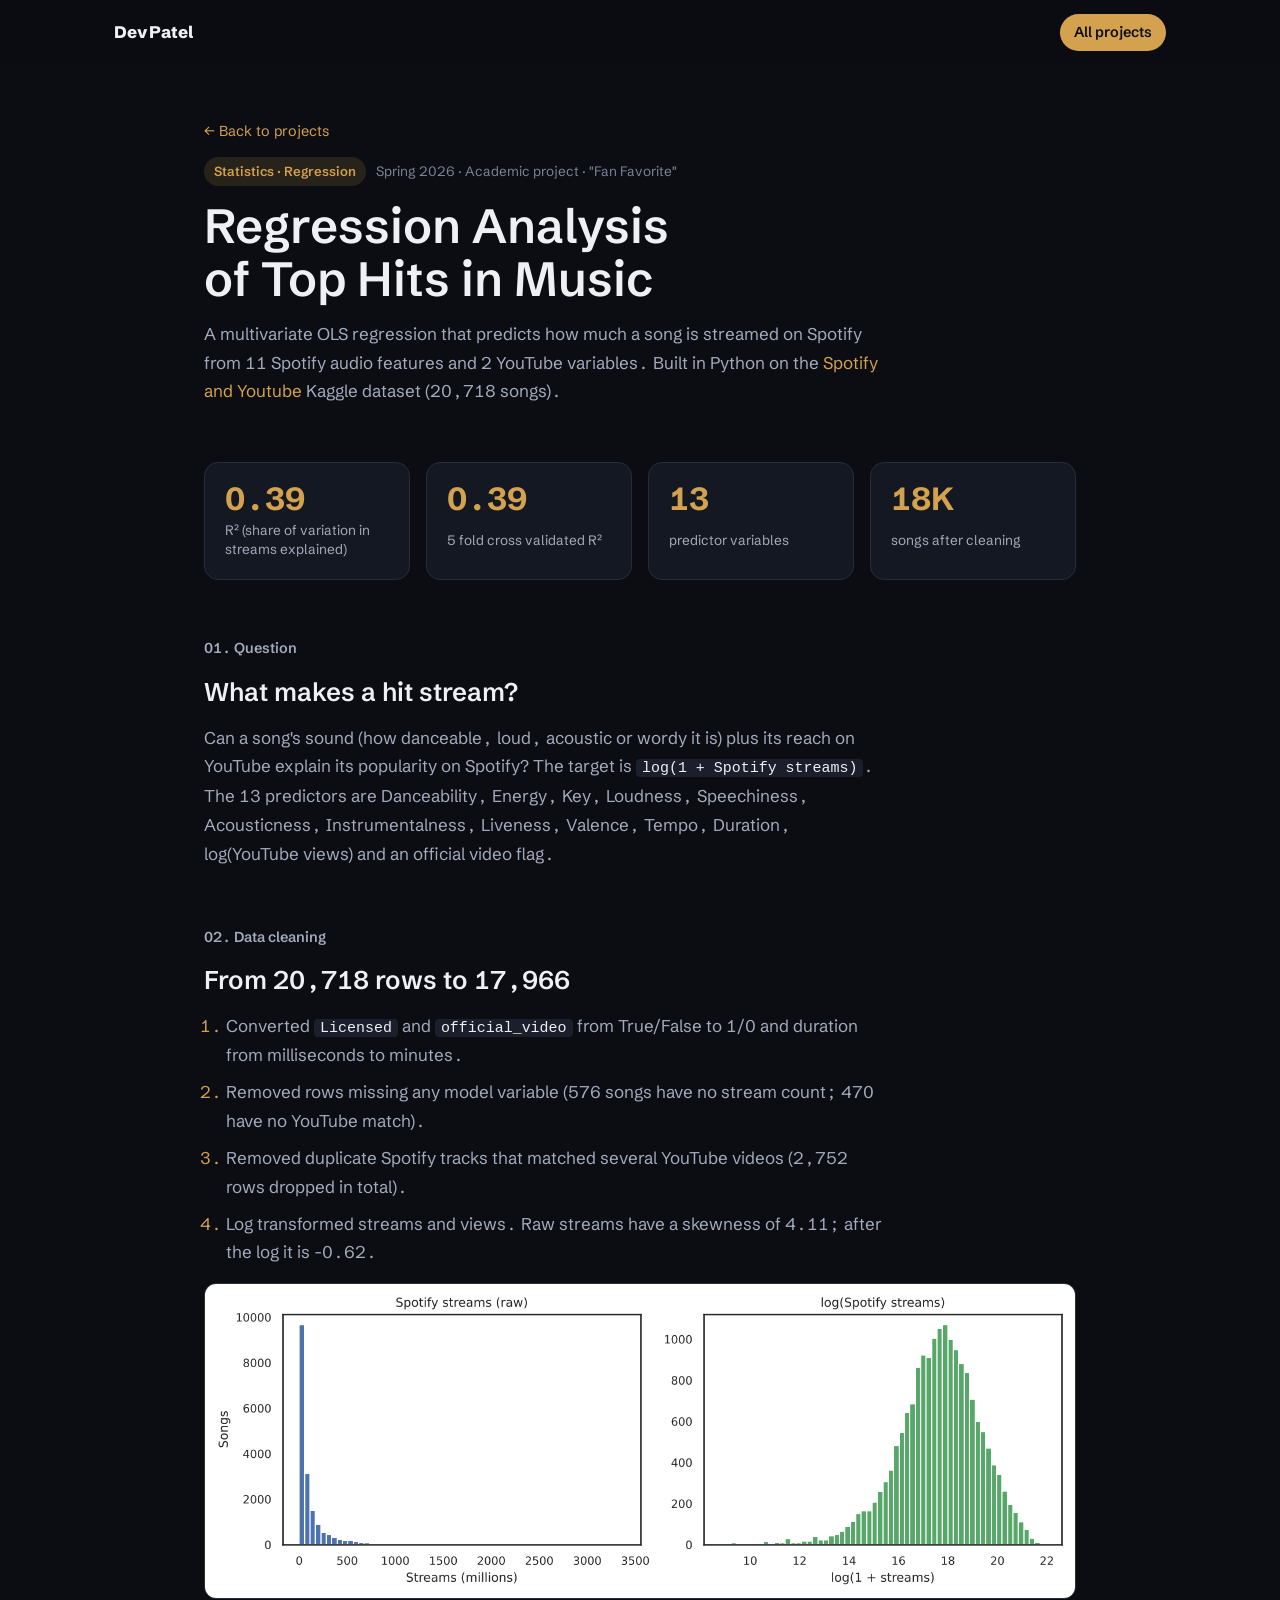
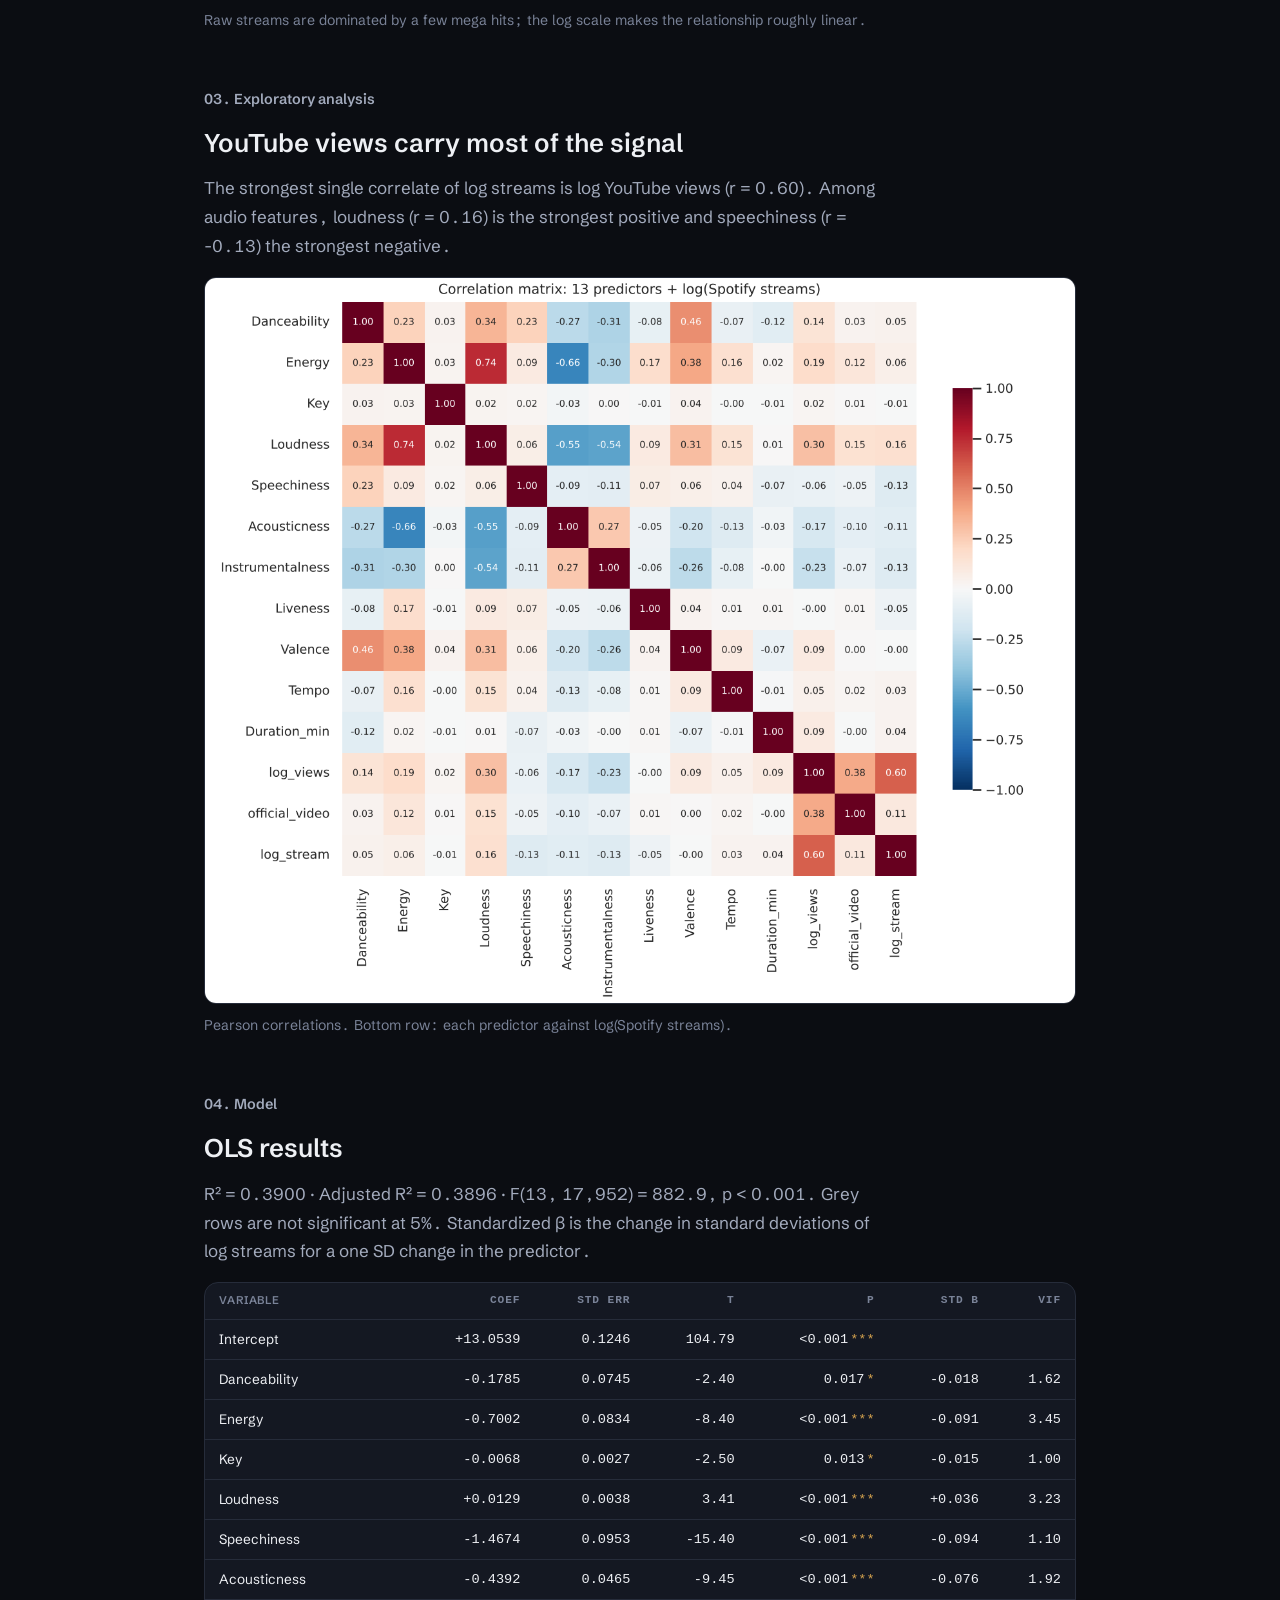
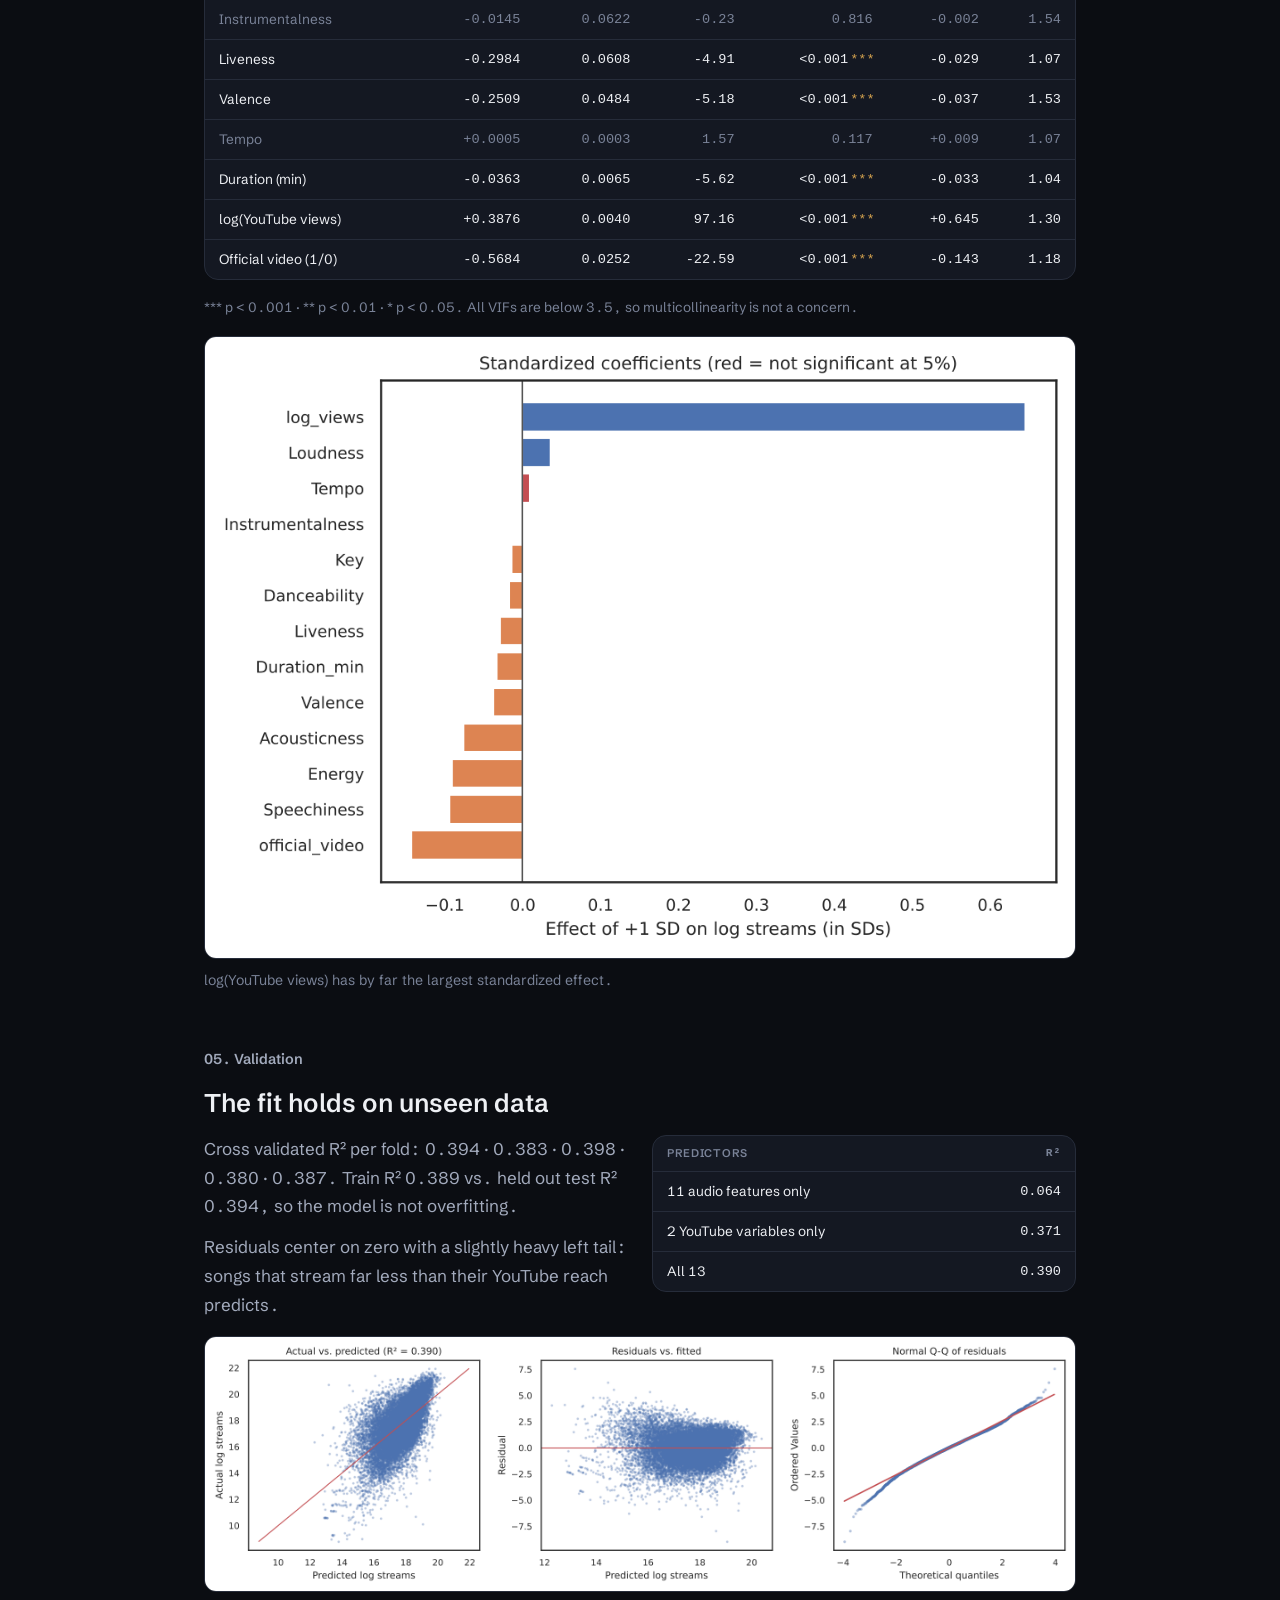
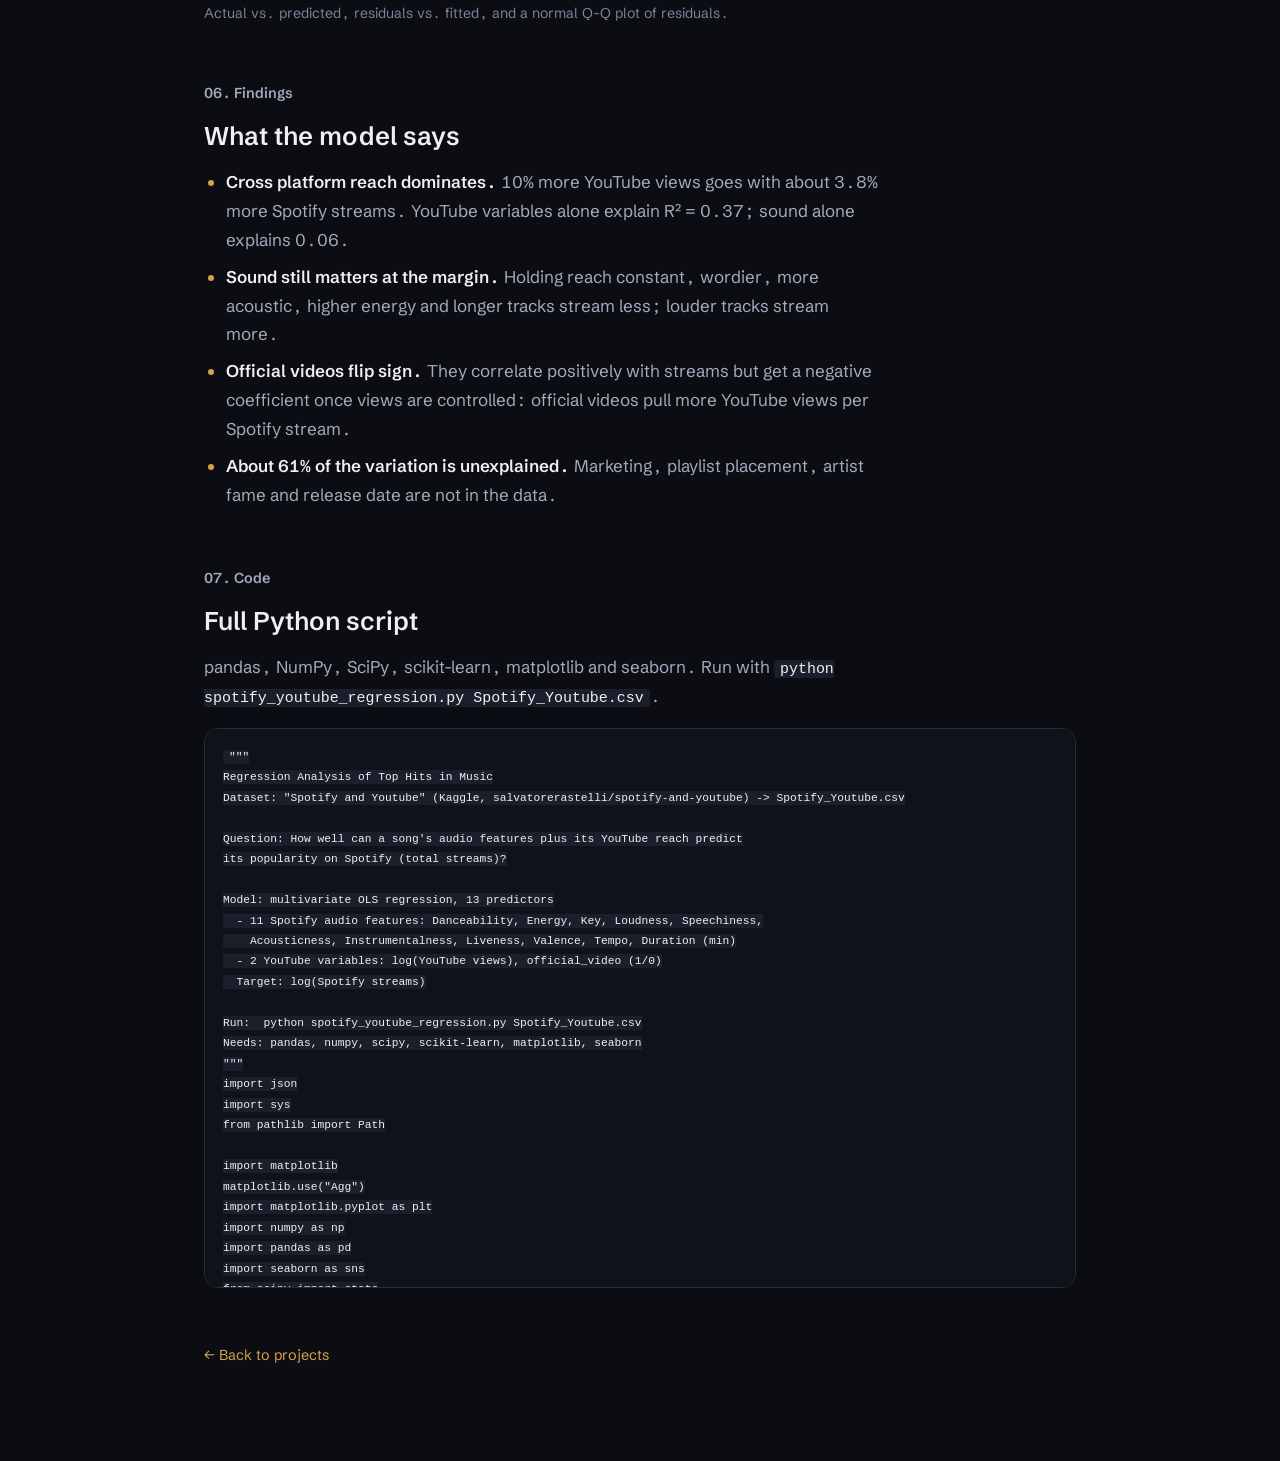
<file: projects/music-regression.html>
<!DOCTYPE html>
<html lang="en">
<head>
<meta charset="UTF-8">
<meta name="viewport" content="width=device-width, initial-scale=1.0">
<meta name="robots" content="noindex, nofollow">
<title>Regression Analysis of Top Hits in Music | Dev Patel</title>
<meta name="description" content="Multivariate regression predicting Spotify streams from 13 Spotify and YouTube variables. Data cleaning, EDA, OLS results, validation and full Python code.">
<link rel="icon" type="image/png" href="../assets/favicon.png">
<link rel="apple-touch-icon" href="../assets/apple-touch-icon.png">
<link rel="preconnect" href="https://fonts.googleapis.com">
<link rel="preconnect" href="https://fonts.gstatic.com" crossorigin>
<link href="https://fonts.googleapis.com/css2?family=Schibsted+Grotesk:ital,wght@0,400;0,500;0,600;0,700;0,800;1,400&display=swap" rel="stylesheet">
<link rel="stylesheet" href="../styles.css">
<style>
.cs { max-width: 920px; margin: 0 auto; padding: 120px 24px 96px; display: grid; gap: 56px; }
.cs section { display: grid; gap: 16px; min-width: 0; }
.cs .prose { max-width: 68ch; }
.cs h1 { font-family: var(--serif); font-size: clamp(2rem, 5vw, 3rem); line-height: 1.1; font-weight: 600; text-wrap: balance; }
.cs h2 { font-family: var(--serif); font-size: 1.6rem; line-height: 1.2; font-weight: 600; text-wrap: balance; }
.cs p, .cs li { color: var(--text-dim); line-height: 1.7; }
.cs p b, .cs li b { color: var(--text); font-weight: 600; }
.cs code { font-family: ui-monospace, Menlo, monospace; font-size: .88em; color: var(--text); background: var(--surface-2); padding: 1px 6px; border-radius: 4px; }
.cs ol, .cs ul.dots { display: grid; gap: 8px; padding-left: 1.3em; }
.cs ol { list-style: decimal; }
.cs ul.dots { list-style: disc; }
.cs ol li::marker, .cs ul.dots li::marker { color: var(--accent); }
.back { color: var(--accent); font-size: .9rem; }
.back:hover { text-decoration: underline; }
.cs-head { display: grid; gap: 14px; }
.cs-meta { display: flex; flex-wrap: wrap; gap: 10px; align-items: center; }
.cs-meta .project-date { font-size: .85rem; }
.stats { display: grid; grid-template-columns: repeat(auto-fit, minmax(180px, 1fr)); gap: 16px; }
.stat { background: var(--surface); border: 1px solid var(--border); border-radius: 14px; padding: 20px; display: grid; gap: 6px; }
.stat b { font-family: var(--serif); font-size: 2rem; line-height: 1; color: var(--accent); font-variant-numeric: tabular-nums; }
.stat span { font-size: .85rem; color: var(--text-dim); line-height: 1.4; }
.fig { display: grid; gap: 10px; margin: 0; }
.fig img { background: #fff; border-radius: 12px; border: 1px solid var(--border); width: 100%; }
.fig figcaption { font-size: .88rem; color: var(--text-faint); }
.tbl { overflow-x: auto; background: var(--surface); border: 1px solid var(--border); border-radius: 14px; }
.tbl table { border-collapse: collapse; width: 100%; font: .85rem/1.4 ui-monospace, Menlo, monospace; font-variant-numeric: tabular-nums; }
.tbl th, .tbl td { padding: 10px 14px; text-align: right; white-space: nowrap; border-bottom: 1px solid var(--border); color: var(--text); }
.tbl th:first-child, .tbl td:first-child { text-align: left; font-family: var(--sans); }
.tbl th { font-size: .7rem; letter-spacing: .08em; text-transform: uppercase; color: var(--text-faint); font-weight: 600; }
.tbl tr:last-child td { border-bottom: 0; }
.tbl tr.ns td { color: var(--text-faint); }
.st { color: var(--accent); margin-left: 2px; }
.small { font-size: .85rem; color: var(--text-faint) !important; }
.two { display: grid; grid-template-columns: repeat(auto-fit, minmax(280px, 1fr)); gap: 24px; align-items: start; }
.two > * { min-width: 0; }
.cs pre { margin: 0; background: var(--bg-alt); border: 1px solid var(--border); border-radius: 14px; padding: 18px; overflow: auto; max-height: 560px; font: .8rem/1.6 ui-monospace, Menlo, monospace; color: var(--text); }
</style>
</head>
<body>
<div class="noise"></div>
<header class="nav">
  <div class="nav-inner">
    <a href="../index.html" class="nav-brand">Dev Patel</a>
    <a href="../index.html#projects" class="nav-cta">All projects</a>
  </div>
</header>

<main class="cs">
  <div class="cs-head">
    <a class="back" href="../index.html#projects">← Back to projects</a>
    <div class="cs-meta"><span class="project-tag">Statistics · Regression</span><span class="project-date">Spring 2026 · Academic project · "Fan Favorite"</span></div>
    <h1>Regression Analysis of Top Hits in Music</h1>
    <p class="prose">A multivariate OLS regression that predicts how much a song is streamed on Spotify from 11 Spotify audio features and 2 YouTube variables. Built in Python on the <a href="https://www.kaggle.com/datasets/salvatorerastelli/spotify-and-youtube" target="_blank" rel="noopener" style="color:var(--accent)">Spotify and Youtube</a> Kaggle dataset (20,718 songs).</p>
  </div>

  <div class="stats">
    <div class="stat"><b>0.39</b><span>R² (share of variation in streams explained)</span></div>
    <div class="stat"><b>0.39</b><span>5 fold cross validated R²</span></div>
    <div class="stat"><b>13</b><span>predictor variables</span></div>
    <div class="stat"><b>18K</b><span>songs after cleaning</span></div>
  </div>

  <section class="prose">
    <p class="kicker">01. Question</p>
    <h2>What makes a hit stream?</h2>
    <p>Can a song's sound (how danceable, loud, acoustic or wordy it is) plus its reach on YouTube explain its popularity on Spotify? The target is <code>log(1 + Spotify streams)</code>. The 13 predictors are Danceability, Energy, Key, Loudness, Speechiness, Acousticness, Instrumentalness, Liveness, Valence, Tempo, Duration, log(YouTube views) and an official video flag.</p>
  </section>

  <section>
    <p class="kicker">02. Data cleaning</p>
    <h2>From 20,718 rows to 17,966</h2>
    <ol class="prose">
      <li>Converted <code>Licensed</code> and <code>official_video</code> from True/False to 1/0 and duration from milliseconds to minutes.</li>
      <li>Removed rows missing any model variable (576 songs have no stream count; 470 have no YouTube match).</li>
      <li>Removed duplicate Spotify tracks that matched several YouTube videos (2,752 rows dropped in total).</li>
      <li>Log transformed streams and views. Raw streams have a skewness of 4.11; after the log it is -0.62.</li>
    </ol>
    <figure class="fig"><img src="music-regression/fig2_target_distribution.png" alt="Histograms of raw and log Spotify streams" loading="lazy">
      <figcaption>Raw streams are dominated by a few mega hits; the log scale makes the relationship roughly linear.</figcaption></figure>
  </section>

  <section>
    <p class="kicker">03. Exploratory analysis</p>
    <h2>YouTube views carry most of the signal</h2>
    <p class="prose">The strongest single correlate of log streams is log YouTube views (r = 0.60). Among audio features, loudness (r = 0.16) is the strongest positive and speechiness (r = -0.13) the strongest negative.</p>
    <figure class="fig"><img src="music-regression/fig1_correlation.png" alt="Correlation heatmap of the 13 predictors and log streams" loading="lazy">
      <figcaption>Pearson correlations. Bottom row: each predictor against log(Spotify streams).</figcaption></figure>
  </section>

  <section>
    <p class="kicker">04. Model</p>
    <h2>OLS results</h2>
    <p class="prose">R² = 0.3900 · Adjusted R² = 0.3896 · F(13, 17,952) = 882.9, p &lt; 0.001. Grey rows are not significant at 5%. Standardized β is the change in standard deviations of log streams for a one SD change in the predictor.</p>
    <div class="tbl"><table>
      <thead><tr><th>Variable</th><th>Coef</th><th>Std err</th><th>t</th><th>p</th><th>Std β</th><th>VIF</th></tr></thead>
      <tbody>
<tr><td>Intercept</td><td>+13.0539</td><td>0.1246</td><td>104.79</td><td>&lt;0.001<span class="st">***</span></td><td></td><td></td></tr>
<tr><td>Danceability</td><td>-0.1785</td><td>0.0745</td><td>-2.40</td><td>0.017<span class="st">*</span></td><td>-0.018</td><td>1.62</td></tr>
<tr><td>Energy</td><td>-0.7002</td><td>0.0834</td><td>-8.40</td><td>&lt;0.001<span class="st">***</span></td><td>-0.091</td><td>3.45</td></tr>
<tr><td>Key</td><td>-0.0068</td><td>0.0027</td><td>-2.50</td><td>0.013<span class="st">*</span></td><td>-0.015</td><td>1.00</td></tr>
<tr><td>Loudness</td><td>+0.0129</td><td>0.0038</td><td>3.41</td><td>&lt;0.001<span class="st">***</span></td><td>+0.036</td><td>3.23</td></tr>
<tr><td>Speechiness</td><td>-1.4674</td><td>0.0953</td><td>-15.40</td><td>&lt;0.001<span class="st">***</span></td><td>-0.094</td><td>1.10</td></tr>
<tr><td>Acousticness</td><td>-0.4392</td><td>0.0465</td><td>-9.45</td><td>&lt;0.001<span class="st">***</span></td><td>-0.076</td><td>1.92</td></tr>
<tr class="ns"><td>Instrumentalness</td><td>-0.0145</td><td>0.0622</td><td>-0.23</td><td>0.816<span class="st"></span></td><td>-0.002</td><td>1.54</td></tr>
<tr><td>Liveness</td><td>-0.2984</td><td>0.0608</td><td>-4.91</td><td>&lt;0.001<span class="st">***</span></td><td>-0.029</td><td>1.07</td></tr>
<tr><td>Valence</td><td>-0.2509</td><td>0.0484</td><td>-5.18</td><td>&lt;0.001<span class="st">***</span></td><td>-0.037</td><td>1.53</td></tr>
<tr class="ns"><td>Tempo</td><td>+0.0005</td><td>0.0003</td><td>1.57</td><td>0.117<span class="st"></span></td><td>+0.009</td><td>1.07</td></tr>
<tr><td>Duration (min)</td><td>-0.0363</td><td>0.0065</td><td>-5.62</td><td>&lt;0.001<span class="st">***</span></td><td>-0.033</td><td>1.04</td></tr>
<tr><td>log(YouTube views)</td><td>+0.3876</td><td>0.0040</td><td>97.16</td><td>&lt;0.001<span class="st">***</span></td><td>+0.645</td><td>1.30</td></tr>
<tr><td>Official video (1/0)</td><td>-0.5684</td><td>0.0252</td><td>-22.59</td><td>&lt;0.001<span class="st">***</span></td><td>-0.143</td><td>1.18</td></tr>
      </tbody>
    </table></div>
    <p class="small">*** p &lt; 0.001 · ** p &lt; 0.01 · * p &lt; 0.05. All VIFs are below 3.5, so multicollinearity is not a concern.</p>
    <figure class="fig"><img src="music-regression/fig4_std_coefficients.png" alt="Bar chart of standardized coefficients" loading="lazy">
      <figcaption>log(YouTube views) has by far the largest standardized effect.</figcaption></figure>
  </section>

  <section>
    <p class="kicker">05. Validation</p>
    <h2>The fit holds on unseen data</h2>
    <div class="two">
      <div class="prose" style="display:grid;gap:12px">
        <p>Cross validated R² per fold: 0.394 · 0.383 · 0.398 · 0.380 · 0.387. Train R² 0.389 vs. held out test R² 0.394, so the model is not overfitting.</p>
        <p>Residuals center on zero with a slightly heavy left tail: songs that stream far less than their YouTube reach predicts.</p>
      </div>
      <div class="tbl"><table>
        <thead><tr><th>Predictors</th><th>R²</th></tr></thead>
        <tbody><tr><td>11 audio features only</td><td>0.064</td></tr>
        <tr><td>2 YouTube variables only</td><td>0.371</td></tr>
        <tr><td>All 13</td><td>0.390</td></tr></tbody>
      </table></div>
    </div>
    <figure class="fig"><img src="music-regression/fig3_diagnostics.png" alt="Actual vs predicted, residuals vs fitted, and Q-Q plot" loading="lazy">
      <figcaption>Actual vs. predicted, residuals vs. fitted, and a normal Q-Q plot of residuals.</figcaption></figure>
  </section>

  <section class="prose">
    <p class="kicker">06. Findings</p>
    <h2>What the model says</h2>
    <ul class="dots">
      <li><b>Cross platform reach dominates.</b> 10% more YouTube views goes with about 3.8% more Spotify streams. YouTube variables alone explain R² = 0.37; sound alone explains 0.06.</li>
      <li><b>Sound still matters at the margin.</b> Holding reach constant, wordier, more acoustic, higher energy and longer tracks stream less; louder tracks stream more.</li>
      <li><b>Official videos flip sign.</b> They correlate positively with streams but get a negative coefficient once views are controlled: official videos pull more YouTube views per Spotify stream.</li>
      <li><b>About 61% of the variation is unexplained.</b> Marketing, playlist placement, artist fame and release date are not in the data.</li>
    </ul>
  </section>

  <section>
    <p class="kicker">07. Code</p>
    <h2>Full Python script</h2>
    <p class="prose">pandas, NumPy, SciPy, scikit-learn, matplotlib and seaborn. Run with <code>python spotify_youtube_regression.py Spotify_Youtube.csv</code>.</p>
    <pre id="code"><code>&quot;&quot;&quot;
Regression Analysis of Top Hits in Music
Dataset: &quot;Spotify and Youtube&quot; (Kaggle, salvatorerastelli/spotify-and-youtube) -&gt; Spotify_Youtube.csv

Question: How well can a song&#x27;s audio features plus its YouTube reach predict
its popularity on Spotify (total streams)?

Model: multivariate OLS regression, 13 predictors
  - 11 Spotify audio features: Danceability, Energy, Key, Loudness, Speechiness,
    Acousticness, Instrumentalness, Liveness, Valence, Tempo, Duration (min)
  - 2 YouTube variables: log(YouTube views), official_video (1/0)
  Target: log(Spotify streams)

Run:  python spotify_youtube_regression.py Spotify_Youtube.csv
Needs: pandas, numpy, scipy, scikit-learn, matplotlib, seaborn
&quot;&quot;&quot;
import json
import sys
from pathlib import Path

import matplotlib
matplotlib.use(&quot;Agg&quot;)
import matplotlib.pyplot as plt
import numpy as np
import pandas as pd
import seaborn as sns
from scipy import stats
from sklearn.linear_model import LinearRegression
from sklearn.model_selection import KFold, cross_val_score, train_test_split

CSV = sys.argv[1] if len(sys.argv) &gt; 1 else &quot;Spotify_Youtube.csv&quot;
OUT = Path(sys.argv[2]) if len(sys.argv) &gt; 2 else Path(&quot;output&quot;)
OUT.mkdir(parents=True, exist_ok=True)
results = {}

# ---------------------------------------------------------------- 1. Load
df = pd.read_csv(CSV).drop(columns=[&quot;Unnamed: 0&quot;])
results[&quot;raw_shape&quot;] = list(df.shape)
results[&quot;missing&quot;] = {c: int(v) for c, v in df.isna().sum().items() if v &gt; 0}

# ---------------------------------------------------------------- 2. Clean
for c in [&quot;Licensed&quot;, &quot;official_video&quot;]:
    df[c] = df[c].map({True: 1, False: 0, &quot;True&quot;: 1, &quot;False&quot;: 0})

df[&quot;Duration_min&quot;] = df[&quot;Duration_ms&quot;] / 60000
df[&quot;log_stream&quot;] = np.log1p(df[&quot;Stream&quot;])   # streams are extremely right-skewed
df[&quot;log_views&quot;] = np.log1p(df[&quot;Views&quot;])

AUDIO = [&quot;Danceability&quot;, &quot;Energy&quot;, &quot;Key&quot;, &quot;Loudness&quot;, &quot;Speechiness&quot;,
         &quot;Acousticness&quot;, &quot;Instrumentalness&quot;, &quot;Liveness&quot;, &quot;Valence&quot;,
         &quot;Tempo&quot;, &quot;Duration_min&quot;]
YOUTUBE = [&quot;log_views&quot;, &quot;official_video&quot;]
X_COLS = AUDIO + YOUTUBE            # 13 predictors
Y = &quot;log_stream&quot;

before = len(df)
df = df.dropna(subset=X_COLS + [Y]).drop_duplicates(subset=[&quot;Uri&quot;]).reset_index(drop=True)
results[&quot;rows_after_cleaning&quot;] = len(df)
results[&quot;rows_dropped&quot;] = before - len(df)
results[&quot;skew&quot;] = {&quot;Stream&quot;: round(float(pd.read_csv(CSV)[&quot;Stream&quot;].skew()), 2),
                   &quot;log_stream&quot;: round(float(df[Y].skew()), 2)}

# ---------------------------------------------------------------- 3. EDA
desc = df[X_COLS + [&quot;Stream&quot;, &quot;Views&quot;]].describe().T[[&quot;mean&quot;, &quot;std&quot;, &quot;min&quot;, &quot;50%&quot;, &quot;max&quot;]]
results[&quot;describe&quot;] = desc.round(3).reset_index().rename(columns={&quot;index&quot;: &quot;var&quot;}).to_dict(&quot;records&quot;)

corr = df[X_COLS + [Y]].corr()
results[&quot;corr_with_target&quot;] = corr[Y].drop(Y).sort_values(key=abs, ascending=False).round(3).to_dict()

sns.set_theme(style=&quot;white&quot;, font_scale=0.85)
fig, ax = plt.subplots(figsize=(9, 7.5))
sns.heatmap(corr, cmap=&quot;RdBu_r&quot;, center=0, vmin=-1, vmax=1, annot=True, fmt=&quot;.2f&quot;,
            annot_kws={&quot;size&quot;: 7}, square=True, cbar_kws={&quot;shrink&quot;: .7}, ax=ax)
ax.set_title(&quot;Correlation matrix: 13 predictors + log(Spotify streams)&quot;)
fig.tight_layout(); fig.savefig(OUT / &quot;fig1_correlation.png&quot;, dpi=150); plt.close(fig)

fig, axes = plt.subplots(1, 2, figsize=(10, 3.6))
axes[0].hist(df[&quot;Stream&quot;] / 1e6, bins=60, color=&quot;#4C72B0&quot;)
axes[0].set(title=&quot;Spotify streams (raw)&quot;, xlabel=&quot;Streams (millions)&quot;, ylabel=&quot;Songs&quot;)
axes[1].hist(df[Y], bins=60, color=&quot;#55A868&quot;)
axes[1].set(title=&quot;log(Spotify streams)&quot;, xlabel=&quot;log(1 + streams)&quot;)
fig.tight_layout(); fig.savefig(OUT / &quot;fig2_target_distribution.png&quot;, dpi=150); plt.close(fig)

# ---------------------------------------------------------------- 4. OLS (full sample)
def ols(X, y):
    &quot;&quot;&quot;OLS with intercept; returns coefficient table and fit statistics.&quot;&quot;&quot;
    Xc = np.column_stack([np.ones(len(X)), X.values])
    n, k = Xc.shape
    beta, *_ = np.linalg.lstsq(Xc, y.values, rcond=None)
    resid = y.values - Xc @ beta
    sse, sst = resid @ resid, ((y - y.mean()) ** 2).sum()
    r2 = 1 - sse / sst
    adj = 1 - (1 - r2) * (n - 1) / (n - k)
    sigma2 = sse / (n - k)
    se = np.sqrt(np.diag(sigma2 * np.linalg.inv(Xc.T @ Xc)))
    t = beta / se
    p = 2 * stats.t.sf(np.abs(t), n - k)
    f = (r2 / (k - 1)) / ((1 - r2) / (n - k))
    table = pd.DataFrame({&quot;coef&quot;: beta, &quot;std_err&quot;: se, &quot;t&quot;: t, &quot;p_value&quot;: p},
                         index=[&quot;Intercept&quot;] + list(X.columns))
    return table, dict(n=n, k=k - 1, r2=r2, adj_r2=adj, f_stat=f,
                       f_p=stats.f.sf(f, k - 1, n - k), rmse=np.sqrt(sse / n)), resid, Xc @ beta

table, fit, resid, fitted = ols(df[X_COLS], df[Y])

# standardized betas: effect of a 1-SD change, comparable across predictors
z = (df[X_COLS] - df[X_COLS].mean()) / df[X_COLS].std()
std_table, *_ = ols(z, (df[Y] - df[Y].mean()) / df[Y].std())
table[&quot;std_beta&quot;] = std_table[&quot;coef&quot;]
table.loc[&quot;Intercept&quot;, &quot;std_beta&quot;] = np.nan

# VIF: multicollinearity check
def vif(X):
    out = {}
    for c in X.columns:
        others = X.drop(columns=c)
        r2 = LinearRegression().fit(others, X[c]).score(others, X[c])
        out[c] = 1 / (1 - r2)
    return out
table[&quot;VIF&quot;] = pd.Series(vif(df[X_COLS]))

results[&quot;fit&quot;] = {k: (round(float(v), 4) if isinstance(v, float) else v) for k, v in fit.items()}
results[&quot;fit&quot;][&quot;f_p&quot;] = float(fit[&quot;f_p&quot;])
results[&quot;coef_table&quot;] = table.reset_index().rename(columns={&quot;index&quot;: &quot;var&quot;}).round(4).to_dict(&quot;records&quot;)

# ---------------------------------------------------------------- 5. Validation
lr = LinearRegression()
cv = cross_val_score(lr, df[X_COLS], df[Y], cv=KFold(5, shuffle=True, random_state=42), scoring=&quot;r2&quot;)
Xtr, Xte, ytr, yte = train_test_split(df[X_COLS], df[Y], test_size=0.2, random_state=42)
lr.fit(Xtr, ytr)
results[&quot;validation&quot;] = {&quot;cv5_r2_mean&quot;: round(float(cv.mean()), 4), &quot;cv5_r2_std&quot;: round(float(cv.std()), 4),
                         &quot;cv5_folds&quot;: [round(float(v), 4) for v in cv],
                         &quot;train_r2&quot;: round(lr.score(Xtr, ytr), 4), &quot;test_r2&quot;: round(lr.score(Xte, yte), 4)}

# audio-only vs. YouTube-only: where does the explanatory power come from?
_, fit_audio, *_ = ols(df[AUDIO], df[Y])
_, fit_yt, *_ = ols(df[YOUTUBE], df[Y])
results[&quot;comparison&quot;] = {&quot;audio_only_r2&quot;: round(fit_audio[&quot;r2&quot;], 4),
                         &quot;youtube_only_r2&quot;: round(fit_yt[&quot;r2&quot;], 4),
                         &quot;full_13_r2&quot;: round(fit[&quot;r2&quot;], 4)}

# ---------------------------------------------------------------- 6. Diagnostic plots
fig, axes = plt.subplots(1, 3, figsize=(13, 3.8))
axes[0].scatter(fitted, df[Y], s=3, alpha=.25, color=&quot;#4C72B0&quot;)
lim = [df[Y].min(), df[Y].max()]
axes[0].plot(lim, lim, color=&quot;#C44E52&quot;, lw=1)
axes[0].set(title=f&quot;Actual vs. predicted (R² = {fit[&#x27;r2&#x27;]:.3f})&quot;, xlabel=&quot;Predicted log streams&quot;, ylabel=&quot;Actual log streams&quot;)
axes[1].scatter(fitted, resid, s=3, alpha=.25, color=&quot;#4C72B0&quot;)
axes[1].axhline(0, color=&quot;#C44E52&quot;, lw=1)
axes[1].set(title=&quot;Residuals vs. fitted&quot;, xlabel=&quot;Predicted log streams&quot;, ylabel=&quot;Residual&quot;)
stats.probplot(resid, dist=&quot;norm&quot;, plot=axes[2])
axes[2].set_title(&quot;Normal Q-Q of residuals&quot;)
axes[2].get_lines()[0].set(markersize=2, alpha=.3)
fig.tight_layout(); fig.savefig(OUT / &quot;fig3_diagnostics.png&quot;, dpi=150); plt.close(fig)

sb = table.drop(&quot;Intercept&quot;).sort_values(&quot;std_beta&quot;)
fig, ax = plt.subplots(figsize=(7, 5))
colors = [&quot;#C44E52&quot; if p &gt;= .05 else (&quot;#4C72B0&quot; if b &gt; 0 else &quot;#DD8452&quot;) for b, p in zip(sb.std_beta, sb.p_value)]
ax.barh(sb.index, sb.std_beta, color=colors)
ax.axvline(0, color=&quot;#333&quot;, lw=.8)
ax.set(title=&quot;Standardized coefficients (red = not significant at 5%)&quot;, xlabel=&quot;Effect of +1 SD on log streams (in SDs)&quot;)
fig.tight_layout(); fig.savefig(OUT / &quot;fig4_std_coefficients.png&quot;, dpi=150); plt.close(fig)

# ---------------------------------------------------------------- 7. Report
(OUT / &quot;results.json&quot;).write_text(json.dumps(results, indent=2, default=float))
pd.set_option(&quot;display.width&quot;, 140)
print(f&quot;Rows: {results[&#x27;raw_shape&#x27;][0]} raw -&gt; {fit[&#x27;n&#x27;]} after cleaning&quot;)
print(f&quot;R² = {fit[&#x27;r2&#x27;]:.4f} | Adj R² = {fit[&#x27;adj_r2&#x27;]:.4f} | F = {fit[&#x27;f_stat&#x27;]:.1f} (p = {fit[&#x27;f_p&#x27;]:.2e}) | RMSE = {fit[&#x27;rmse&#x27;]:.3f}&quot;)
print(f&quot;5-fold CV R² = {cv.mean():.4f} ± {cv.std():.4f} | test R² = {results[&#x27;validation&#x27;][&#x27;test_r2&#x27;]}&quot;)
print(&quot;Audio-only R²:&quot;, results[&quot;comparison&quot;][&quot;audio_only_r2&quot;], &quot;| YouTube-only R²:&quot;, results[&quot;comparison&quot;][&quot;youtube_only_r2&quot;])
print(table.round(4).to_string())
</code></pre>
  </section>

  <a class="back" href="../index.html#projects">← Back to projects</a>
</main>
</body>
</html>
</file>
<file: styles.css>
/* Dev Patel portfolio — dark, analyst style.
   Token names are shared with the project pages in /projects, keep them stable. */
:root {
  --bg: #0b0d12;          /* page */
  --bg-alt: #0f1218;      /* alternate band, code blocks */
  --surface: #141822;     /* cards, tables */
  --surface-2: #1a1f2b;   /* inline code, chips */
  --border: #262c3a;      /* rules and outlines */
  --grid: #171b25;        /* hero graph paper */
  --text: #eef0f4;        /* main text */
  --text-dim: #a3abbd;    /* body copy */
  --text-faint: #7a8398;  /* captions */
  --accent: #d4a24e;      /* gold */
  --accent-strong: #f0c57a;
  --accent-soft: rgba(212, 162, 78, 0.14);
  --on-accent: #0b0d12;
  --bar: #3a4256;
  --sans: "Schibsted Grotesk", -apple-system, BlinkMacSystemFont, "Segoe UI", sans-serif;
  --serif: var(--sans);   /* project pages use --serif for headings */
  --maxw: 1100px;
  --radius: 10px;
}

* { box-sizing: border-box; margin: 0; padding: 0; }
html { scroll-behavior: smooth; scroll-padding-top: 72px; }
@media (prefers-reduced-motion: reduce) { html { scroll-behavior: auto; } }

body {
  background: var(--bg);
  color: var(--text);
  font-family: var(--sans);
  font-size: 1.0625rem;
  line-height: 1.6;
  font-variant-numeric: tabular-nums;
  -webkit-font-smoothing: antialiased;
  overflow-x: hidden;
}

a { color: inherit; text-decoration: none; }
ul, ol { list-style: none; }
img { display: block; max-width: 100%; height: auto; }
h1, h2, h3 { font-family: var(--sans); color: var(--text); text-wrap: balance; }
:focus-visible { outline: 2px solid var(--accent); outline-offset: 3px; border-radius: 4px; }

.noise, .scroll-progress { display: none; } /* retired decorations, still referenced by older pages */

.skip {
  position: absolute; left: 16px; top: -48px; z-index: 300;
  background: var(--accent); color: var(--on-accent); padding: 8px 14px; border-radius: 6px;
}
.skip:focus { top: 12px; }
::selection { background: var(--accent); color: var(--on-accent); }

.text-link {
  color: var(--accent);
  font-weight: 600;
  text-decoration: underline;
  text-decoration-thickness: 1px;
  text-underline-offset: 3px;
}
.text-link:hover { color: var(--accent-strong); text-decoration-thickness: 2px; }

/* NAV */
.nav {
  position: fixed; top: 0; left: 0; right: 0; z-index: 100;
  background: rgba(11, 13, 18, 0.85);
  backdrop-filter: saturate(1.4) blur(10px);
  border-bottom: 1px solid transparent;
  transition: border-color .2s;
}
.nav.scrolled { border-bottom-color: var(--border); }
.nav-inner {
  max-width: var(--maxw); margin: 0 auto; padding: 14px 24px;
  display: flex; align-items: center; justify-content: space-between; gap: 24px;
}
.nav-brand { font-weight: 800; font-size: 1.05rem; letter-spacing: -0.01em; }
.nav-links { display: flex; align-items: center; gap: 26px; font-size: .95rem; color: var(--text-dim); }
.nav-links a:hover { color: var(--text); }
.nav-cta, .nav-links .nav-cta {
  color: var(--on-accent); background: var(--accent); padding: 7px 14px; border-radius: 999px;
  font-weight: 600; font-size: .9rem;
}
.nav-cta:hover, .nav-links .nav-cta:hover { color: var(--on-accent); background: var(--accent-strong); }

.nav-toggle {
  display: none; width: 40px; height: 40px; border: 1px solid var(--border);
  border-radius: 8px; background: var(--surface); cursor: pointer;
  flex-direction: column; align-items: center; justify-content: center; gap: 6px;
}
.nav-toggle span { width: 18px; height: 2px; background: var(--text); transition: transform .2s; }
.nav-toggle.open span:first-child { transform: translateY(4px) rotate(45deg); }
.nav-toggle.open span:last-child { transform: translateY(-4px) rotate(-45deg); }

/* BUTTONS */
.btn {
  display: inline-flex; align-items: center; justify-content: center;
  padding: 12px 20px; border-radius: 999px; font-weight: 600; font-size: .98rem;
  border: 1px solid var(--text); transition: background .15s, color .15s, border-color .15s;
}
.btn-primary { background: var(--accent); color: var(--on-accent); border-color: var(--accent); }
.btn-primary:hover { background: var(--accent-strong); border-color: var(--accent-strong); }
.btn-ghost { background: transparent; color: var(--text); border-color: var(--border); }
.btn-ghost:hover { border-color: var(--text); }

/* HERO */
.hero {
  padding: 136px 24px 96px;
  background-image:
    radial-gradient(ellipse at 50% 0%, var(--accent-soft), transparent 60%),
    linear-gradient(var(--grid) 1px, transparent 1px),
    linear-gradient(90deg, var(--grid) 1px, transparent 1px);
  background-size: auto, 28px 28px, 28px 28px;
  border-bottom: 1px solid var(--border);
  text-align: center;
}
.hero-inner { max-width: 720px; margin: 0 auto; display: flex; flex-direction: column; align-items: center; }
.hero-photo {
  width: 160px; height: 160px; border-radius: 50%; object-fit: cover; margin-bottom: 28px;
  border: 4px solid var(--bg); box-shadow: 0 0 0 1px var(--accent), 0 24px 50px -24px rgba(0,0,0,.9);
}
.hero h1 { font-size: clamp(3.25rem, 10vw, 6rem); font-weight: 800; line-height: .95; letter-spacing: -0.04em; margin-bottom: 18px; }
.hero-role { color: var(--accent); font-weight: 600; font-size: 1.05rem; margin-bottom: 18px; max-width: 46ch; }
.hero-lede { font-size: 1.2rem; line-height: 1.6; color: var(--text-dim); max-width: 52ch; margin-bottom: 32px; }
.hero-actions { display: flex; flex-wrap: wrap; justify-content: center; gap: 12px; margin-bottom: 26px; }
.hero-status { display: flex; align-items: center; gap: 10px; font-size: .95rem; color: var(--text-dim); }
.dot { width: 8px; height: 8px; border-radius: 50%; background: var(--accent); box-shadow: 0 0 0 4px var(--accent-soft); }

/* PROJECT TABS */
.tabs { display: flex; gap: 6px; flex-wrap: wrap; border-bottom: 1px solid var(--border); margin-bottom: 36px; }
.tab {
  font: 600 .98rem var(--sans); color: var(--text-dim); background: none; border: 0;
  padding: 12px 16px; margin-bottom: -1px; border-bottom: 2px solid transparent; cursor: pointer;
  border-radius: 6px 6px 0 0;
}
.tab:hover { color: var(--text); background: var(--surface); }
.tab[aria-selected="true"] { color: var(--text); border-bottom-color: var(--accent); }
.panel[hidden] { display: none; }
.panel:focus-visible { outline-offset: 8px; }
.panel-text { grid-template-columns: 1fr; }
.feature-body .btn { margin-top: 24px; }

/* SECTIONS */
.section { padding: 96px 24px; }
.section-alt { background: var(--bg-alt); border-block: 1px solid var(--border); }
.section-inner { max-width: var(--maxw); margin: 0 auto; }
.section-head { display: flex; align-items: baseline; justify-content: space-between; gap: 24px; flex-wrap: wrap; margin-bottom: 44px; }
.section-head h2, .section h2 { font-size: clamp(2rem, 4.5vw, 2.75rem); font-weight: 800; letter-spacing: -0.025em; line-height: 1.05; }
.section-head p { color: var(--text-dim); max-width: 46ch; }

.meta { display: flex; gap: 14px; align-items: baseline; font-size: .88rem; color: var(--accent); font-weight: 600; margin-bottom: 8px; }
.meta span { color: var(--text-faint); font-weight: 500; }

/* WORK */
.feature {
  display: grid; grid-template-columns: 1.1fr 1fr; gap: 48px; align-items: center;
}
.feature-img {
  display: block; background: #fff; border: 1px solid var(--border); border-radius: var(--radius);
  padding: 14px; overflow: hidden;
}
.feature-img img { width: 100%; aspect-ratio: 16 / 10; object-fit: contain; transition: transform .3s; }
.feature-img:hover img { transform: scale(1.02); }
.feature h3 { font-size: 1.6rem; font-weight: 700; letter-spacing: -0.015em; line-height: 1.15; margin-bottom: 12px; }
.feature h3 a:hover { color: var(--accent); }
.feature-body > p:not(.meta) { color: var(--text-dim); max-width: 60ch; }
.figures { display: flex; gap: 32px; margin: 22px 0; padding: 16px 0; border-block: 1px solid var(--border); }
.figures dt { font-size: .82rem; color: var(--text-faint); }
.figures dd { font-size: 1.5rem; font-weight: 800; letter-spacing: -0.01em; }

.minor-grid { display: grid; grid-template-columns: 1fr 1fr; gap: 48px; padding-top: 40px; border-top: 1px solid var(--border); }
.minor h3 { font-size: 1.2rem; font-weight: 700; margin-bottom: 8px; }
.minor p:not(.meta) { color: var(--text-dim); font-size: 1rem; }

/* EXPERIENCE */
.timeline { display: grid; }
.job { display: grid; grid-template-columns: 200px 1fr; gap: 32px; padding: 28px 0; border-top: 1px solid var(--border); }
.job:first-child { border-top: 0; padding-top: 0; }
.job-date { color: var(--text-faint); font-size: .95rem; padding-top: 10px; }
.job-head { display: flex; gap: 16px; align-items: center; margin-bottom: 12px; }
.logo-chip { width: 48px; height: 48px; flex: none; border-radius: 10px; border: 1px solid var(--border); background: #fff; display: grid; place-items: center; padding: 6px; }
.logo-chip img { width: 100%; height: 100%; object-fit: contain; }
.job h3, .edu h3, .role h3 { font-size: 1.2rem; font-weight: 700; line-height: 1.25; }
.job-org { color: var(--text-dim); font-size: .98rem; }
.job-org span { color: var(--text-faint); white-space: nowrap; }
.job-org span::before { content: ""; display: inline-block; width: 1px; height: .8em; background: var(--border); margin: 0 10px; vertical-align: -1px; }
.job ul { display: grid; gap: 8px; padding-left: 64px; }
.job li { color: var(--text-dim); position: relative; max-width: 68ch; }
.job li::before { content: ""; position: absolute; left: -18px; top: .7em; width: 8px; height: 2px; background: var(--accent); }

.edu {
  margin-top: 48px; display: grid; grid-template-columns: 200px 1fr; gap: 32px; align-items: center;
  background: var(--surface); border: 1px solid var(--border); border-radius: var(--radius); padding: 20px;
}
.edu-photo { width: 100%; aspect-ratio: 4 / 3; object-fit: cover; border-radius: 6px; }
.edu p:last-child { color: var(--text-dim); margin-top: 8px; max-width: 70ch; }

/* LEADERSHIP */
.roles { display: grid; grid-template-columns: 1fr 1fr; gap: 0 48px; }
.role { padding: 24px 0; border-top: 1px solid var(--border); }
.role .job-org { margin: 2px 0 10px; }
.role p:last-child { color: var(--text-dim); font-size: 1rem; }

/* SKILLS */
.skills { display: grid; }
.skills > div { display: grid; grid-template-columns: 200px 1fr; gap: 32px; padding: 18px 0; border-top: 1px solid var(--border); }
.skills > div:first-child { border-top: 0; }
.skills dt { font-weight: 700; }
.skills dd { color: var(--text-dim); max-width: 70ch; }

/* CONTACT */
.contact { padding-bottom: 112px; }
.contact-sub { color: var(--text-dim); font-size: 1.15rem; max-width: 50ch; margin: 14px 0 30px; }
.contact-email {
  display: inline-block; font-size: clamp(1.5rem, 5.5vw, 3rem); font-weight: 800; letter-spacing: -0.03em;
  border-bottom: 3px solid var(--accent); padding-bottom: 2px; word-break: break-all;
}
.contact-email:hover { color: var(--accent); }
.contact-list { display: flex; flex-wrap: wrap; gap: 12px 32px; margin-top: 32px; color: var(--text-dim); }
.contact-list a { text-decoration: underline; text-underline-offset: 3px; text-decoration-color: var(--border); }
.contact-list a:hover { color: var(--text); text-decoration-color: var(--text); }

.footer { border-top: 1px solid var(--border); padding: 28px 24px; text-align: center; font-size: .88rem; color: var(--text-faint); }

/* Shared with project pages */
.kicker { color: var(--accent); font-weight: 600; font-size: .9rem; }
.project-tag { display: inline-block; font-size: .82rem; font-weight: 600; color: var(--accent); background: var(--accent-soft); padding: 4px 10px; border-radius: 999px; }
.project-date { color: var(--text-faint); font-size: .85rem; }

/* RESPONSIVE */
@media (max-width: 900px) {
  .feature { grid-template-columns: 1fr; gap: 24px; }
  .minor-grid, .roles { grid-template-columns: 1fr; gap: 0; }
  .minor-grid { gap: 32px; }
}
@media (max-width: 760px) {
  .nav-toggle { display: flex; }
  .nav-links {
    position: absolute; top: 100%; left: 0; right: 0; flex-direction: column; align-items: stretch; gap: 0;
    background: var(--bg); border-bottom: 1px solid var(--border); padding: 8px 16px 16px; display: none;
  }
  .nav-links.open { display: flex; }
  .nav-links a { padding: 12px 8px; border-bottom: 1px solid var(--border); }
  .nav-links .nav-cta { margin-top: 12px; text-align: center; border-bottom: 0; }
  .nav-inner { padding: 12px 16px; }
  .hero { padding: 104px 16px 64px; }
  .hero-photo { width: 128px; height: 128px; }
  .tabs { flex-wrap: nowrap; overflow-x: auto; scrollbar-width: none; }
  .tab { white-space: nowrap; }
  .section { padding: 72px 16px; }
  .job, .skills > div, .edu { grid-template-columns: 1fr; gap: 8px; }
  .job-date { padding-top: 0; }
  .job ul { padding-left: 18px; }
  .edu { gap: 16px; }
  .figures { gap: 20px; }
}

.role .job-org span { display: block; }
.role .job-org span::before { display: none; }
</file>
<file: littleton-convenience/styles.css>
:root {
  --ink: #17140f;
  --paper: #fbf7ef;
  --cream: #f3ead8;
  --gold: #c8952c;
  --gold-dark: #9c7220;
  --wine: #6b1626;
  --wine-dark: #4a0e19;
  --line: #e4d9c1;
  --text-muted: #6b6357;
  --radius: 14px;
  --shadow: 0 18px 40px rgba(23, 20, 15, 0.14);
  --shadow-sm: 0 6px 16px rgba(23, 20, 15, 0.12);
  font-size: 16px;
}

* { box-sizing: border-box; }

html { scroll-behavior: smooth; }

body {
  margin: 0;
  font-family: 'Inter', system-ui, -apple-system, sans-serif;
  color: var(--ink);
  background: var(--paper);
  line-height: 1.6;
}

h1, h2, h3, .brand-name {
  font-family: 'Poppins', system-ui, sans-serif;
}

img { max-width: 100%; display: block; }

a { color: inherit; text-decoration: none; }

.container {
  width: 100%;
  max-width: 1160px;
  margin: 0 auto;
  padding: 0 24px;
}

.eyebrow {
  text-transform: uppercase;
  letter-spacing: 0.14em;
  font-size: 0.78rem;
  font-weight: 600;
  color: var(--gold-dark);
  margin: 0 0 10px;
}
.eyebrow.center { text-align: center; }
h2.center { text-align: center; max-width: 640px; margin: 0 auto 44px; }

/* Buttons */
.btn {
  display: inline-flex;
  align-items: center;
  justify-content: center;
  gap: 8px;
  padding: 13px 26px;
  border-radius: 999px;
  font-weight: 600;
  font-size: 0.95rem;
  border: 2px solid transparent;
  cursor: pointer;
  transition: transform 0.15s ease, box-shadow 0.15s ease, background 0.15s ease, color 0.15s ease;
}
.btn-primary {
  background: var(--gold);
  color: #1c1408;
  box-shadow: var(--shadow-sm);
}
.btn-primary:hover { background: var(--gold-dark); transform: translateY(-2px); }
.btn-outline {
  border-color: rgba(255,255,255,0.65);
  color: #fff;
}
.btn-outline:hover { background: rgba(255,255,255,0.12); transform: translateY(-2px); }
.btn-small { padding: 10px 20px; font-size: 0.85rem; }

/* Header */
.site-header {
  position: sticky;
  top: 0;
  z-index: 50;
  background: rgba(251, 247, 239, 0.92);
  backdrop-filter: blur(8px);
  border-bottom: 1px solid var(--line);
}
.header-inner {
  display: flex;
  align-items: center;
  justify-content: space-between;
  padding: 14px 24px;
}
.brand { display: flex; align-items: center; gap: 12px; }
.brand-mark {
  display: grid;
  place-items: center;
  width: 44px;
  height: 44px;
  border-radius: 50%;
  background: linear-gradient(135deg, var(--wine), var(--wine-dark));
  color: #f3ead8;
  font-weight: 800;
  font-family: 'Poppins', sans-serif;
  letter-spacing: 0.02em;
  flex-shrink: 0;
}
.brand-mark.small { width: 36px; height: 36px; font-size: 0.85rem; }
.brand-text { display: flex; flex-direction: column; line-height: 1.25; }
.brand-name { font-weight: 700; font-size: 1.08rem; }
.brand-tag { font-size: 0.72rem; color: var(--text-muted); }

.site-nav {
  display: flex;
  align-items: center;
  gap: 28px;
  font-weight: 500;
  font-size: 0.95rem;
}
.site-nav a:not(.btn) { position: relative; }
.site-nav a:not(.btn)::after {
  content: '';
  position: absolute;
  left: 0; right: 0; bottom: -6px;
  height: 2px;
  background: var(--gold);
  transform: scaleX(0);
  transition: transform 0.2s ease;
}
.site-nav a:not(.btn):hover::after { transform: scaleX(1); }

.nav-toggle {
  display: none;
  flex-direction: column;
  gap: 5px;
  background: none;
  border: none;
  cursor: pointer;
  padding: 6px;
}
.nav-toggle span {
  width: 24px;
  height: 2px;
  background: var(--ink);
  border-radius: 2px;
}

/* Hero */
.hero {
  position: relative;
  min-height: 92vh;
  display: flex;
  align-items: center;
  overflow: hidden;
  color: #fff;
}
.hero-media { position: absolute; inset: 0; }
.hero-media img { width: 100%; height: 100%; object-fit: cover; }
.hero-overlay {
  position: absolute; inset: 0;
  background: linear-gradient(180deg, rgba(23,20,15,0.55) 0%, rgba(23,20,15,0.72) 55%, rgba(23,20,15,0.9) 100%);
}
.hero-content { position: relative; padding-top: 90px; padding-bottom: 90px; max-width: 720px; }
.hero .eyebrow { color: var(--gold); }
.hero h1 {
  font-size: clamp(2.6rem, 6vw, 4.2rem);
  margin: 0 0 14px;
  font-weight: 800;
}
.hero-sub {
  font-size: 1.1rem;
  color: #f3ead8;
  margin: 0 0 32px;
  font-weight: 500;
}
.hero-actions { display: flex; gap: 16px; flex-wrap: wrap; margin-bottom: 34px; }
.hero-address {
  display: inline-flex;
  align-items: center;
  gap: 8px;
  font-weight: 500;
  padding: 10px 18px;
  background: rgba(255,255,255,0.1);
  border: 1px solid rgba(255,255,255,0.25);
  border-radius: 999px;
  font-size: 0.95rem;
}
.hero-address svg { width: 18px; height: 18px; color: var(--gold); }

/* Strip */
.strip { background: var(--wine); color: #f3ead8; }
.strip-inner {
  display: flex;
  flex-wrap: wrap;
  justify-content: center;
  gap: 28px 42px;
  padding: 22px 24px;
  font-size: 0.92rem;
  font-weight: 500;
}
.strip-item { display: flex; align-items: center; gap: 10px; }
.strip-icon { font-size: 1.2rem; }

/* About */
.about { padding: 90px 0; }
.about-grid {
  display: grid;
  grid-template-columns: 1.1fr 1fr;
  gap: 56px;
  align-items: center;
}
.about-copy h2 { font-size: clamp(1.7rem, 3vw, 2.3rem); margin: 0 0 18px; line-height: 1.25; }
.about-copy p { color: var(--text-muted); margin: 0 0 16px; }
.about-list {
  list-style: none;
  padding: 0;
  margin: 24px 0 0;
  display: grid;
  grid-template-columns: 1fr 1fr;
  gap: 12px;
}
.about-list li {
  position: relative;
  padding-left: 26px;
  font-weight: 500;
  font-size: 0.95rem;
}
.about-list li::before {
  content: '';
  position: absolute;
  left: 0; top: 6px;
  width: 16px; height: 16px;
  border-radius: 50%;
  background: var(--gold);
}
.about-media img {
  border-radius: var(--radius);
  box-shadow: var(--shadow);
  aspect-ratio: 4/5;
  object-fit: cover;
}

/* Shop */
.shop { padding: 90px 0; background: var(--cream); }
.shop h2 { font-size: clamp(1.7rem, 3vw, 2.3rem); }
.shop-grid {
  display: grid;
  grid-template-columns: repeat(3, 1fr);
  gap: 24px;
}
.shop-card {
  background: var(--paper);
  border: 1px solid var(--line);
  border-radius: var(--radius);
  padding: 30px 26px;
  transition: transform 0.2s ease, box-shadow 0.2s ease;
}
.shop-card:hover { transform: translateY(-6px); box-shadow: var(--shadow-sm); }
.shop-icon { font-size: 2rem; }
.shop-card h3 { margin: 14px 0 8px; font-size: 1.15rem; }
.shop-card p { margin: 0; color: var(--text-muted); font-size: 0.94rem; }

/* Gallery */
.gallery { padding: 90px 0; }
.gallery h2 { font-size: clamp(1.7rem, 3vw, 2.3rem); }
.gallery-grid {
  display: grid;
  grid-template-columns: repeat(3, 1fr);
  grid-auto-rows: 240px;
  gap: 18px;
}
.gallery-item {
  position: relative;
  margin: 0;
  border-radius: var(--radius);
  overflow: hidden;
  box-shadow: var(--shadow-sm);
}
.gallery-item.span-2 { grid-column: span 2; }
.gallery-item img { width: 100%; height: 100%; object-fit: cover; transition: transform 0.4s ease; }
.gallery-item:hover img { transform: scale(1.06); }
.gallery-item figcaption {
  position: absolute;
  left: 0; right: 0; bottom: 0;
  padding: 14px 16px;
  background: linear-gradient(0deg, rgba(0,0,0,0.65), transparent);
  color: #fff;
  font-size: 0.85rem;
  font-weight: 500;
}

/* Location */
.location { padding: 90px 0 110px; background: var(--wine-dark); color: #f3ead8; }
.location-grid {
  display: grid;
  grid-template-columns: 1fr 1.1fr;
  gap: 50px;
  align-items: stretch;
}
.location .eyebrow { color: var(--gold); }
.location h2 { font-size: clamp(1.7rem, 3vw, 2.3rem); margin: 0 0 28px; }
.info-block { margin-bottom: 22px; }
.info-block h3 {
  margin: 0 0 6px;
  font-size: 0.95rem;
  text-transform: uppercase;
  letter-spacing: 0.08em;
  color: var(--gold);
}
.info-block p { margin: 0; color: #e9ddc5; }
.location-map {
  border-radius: var(--radius);
  overflow: hidden;
  box-shadow: var(--shadow);
  min-height: 340px;
}
.location-map iframe { width: 100%; height: 100%; min-height: 340px; border: 0; }

/* Footer */
.site-footer { background: var(--ink); color: #cfc6b3; padding: 44px 0; }
.footer-inner {
  display: flex;
  flex-wrap: wrap;
  gap: 20px;
  align-items: center;
  justify-content: space-between;
}
.footer-name { margin: 10px 0 2px; font-weight: 700; color: #fff; }
.footer-address, .footer-note, .footer-copy { margin: 0; font-size: 0.85rem; }
.footer-note { max-width: 320px; text-align: center; }
.footer-copy { font-size: 0.8rem; color: #8f8874; }

/* Responsive */
@media (max-width: 860px) {
  .about-grid, .location-grid { grid-template-columns: 1fr; }
  .about-media { order: -1; }
  .shop-grid { grid-template-columns: repeat(2, 1fr); }
  .gallery-grid { grid-template-columns: repeat(2, 1fr); grid-auto-rows: 220px; }
  .gallery-item.span-2 { grid-column: span 2; }
}

@media (max-width: 680px) {
  .nav-toggle { display: flex; }
  .site-nav {
    position: absolute;
    top: 100%; left: 0; right: 0;
    background: var(--paper);
    flex-direction: column;
    align-items: flex-start;
    gap: 18px;
    padding: 20px 24px 28px;
    border-bottom: 1px solid var(--line);
    display: none;
  }
  .site-nav.open { display: flex; }
  .site-nav .btn { align-self: flex-start; }
  .shop-grid { grid-template-columns: 1fr; }
  .gallery-grid { grid-template-columns: 1fr; grid-auto-rows: 240px; }
  .gallery-item.span-2 { grid-column: span 1; }
  .about-list { grid-template-columns: 1fr; }
  .footer-inner { flex-direction: column; text-align: center; }
  .footer-note { max-width: none; }
}
</file>
